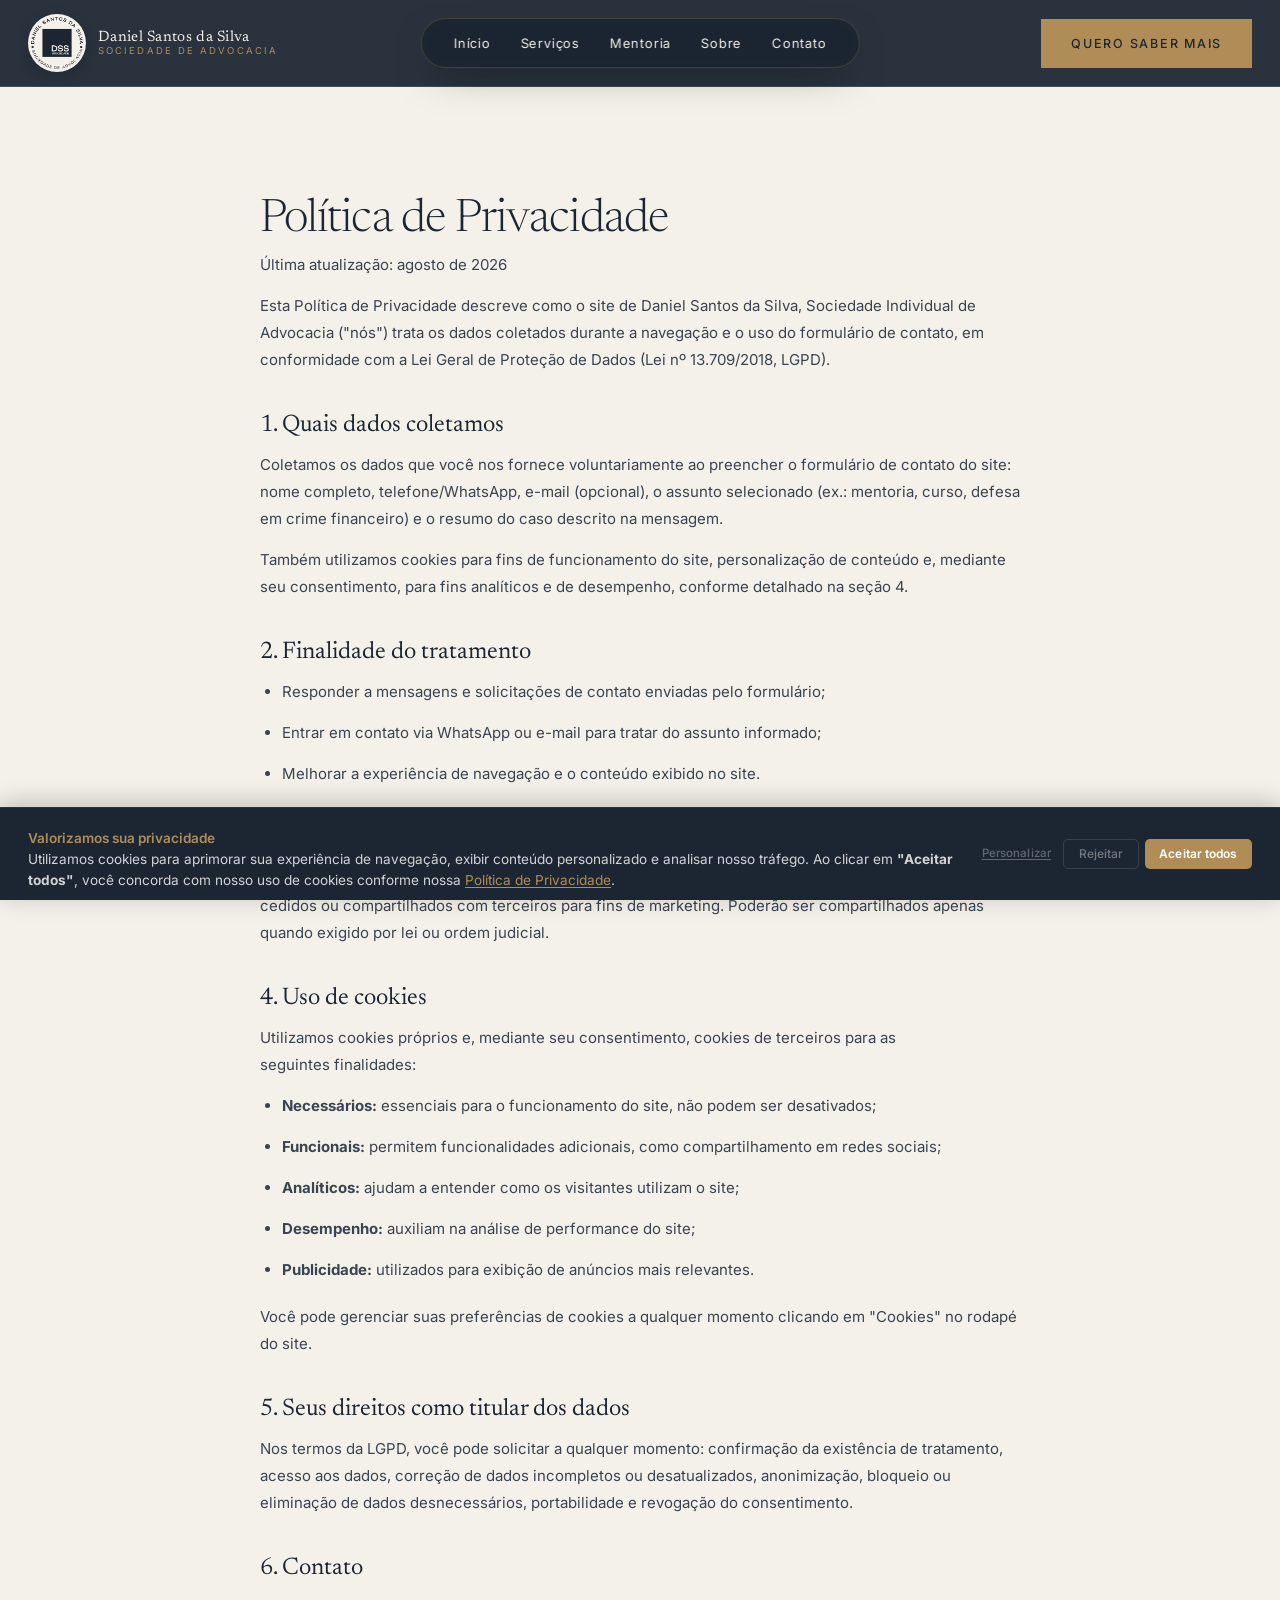
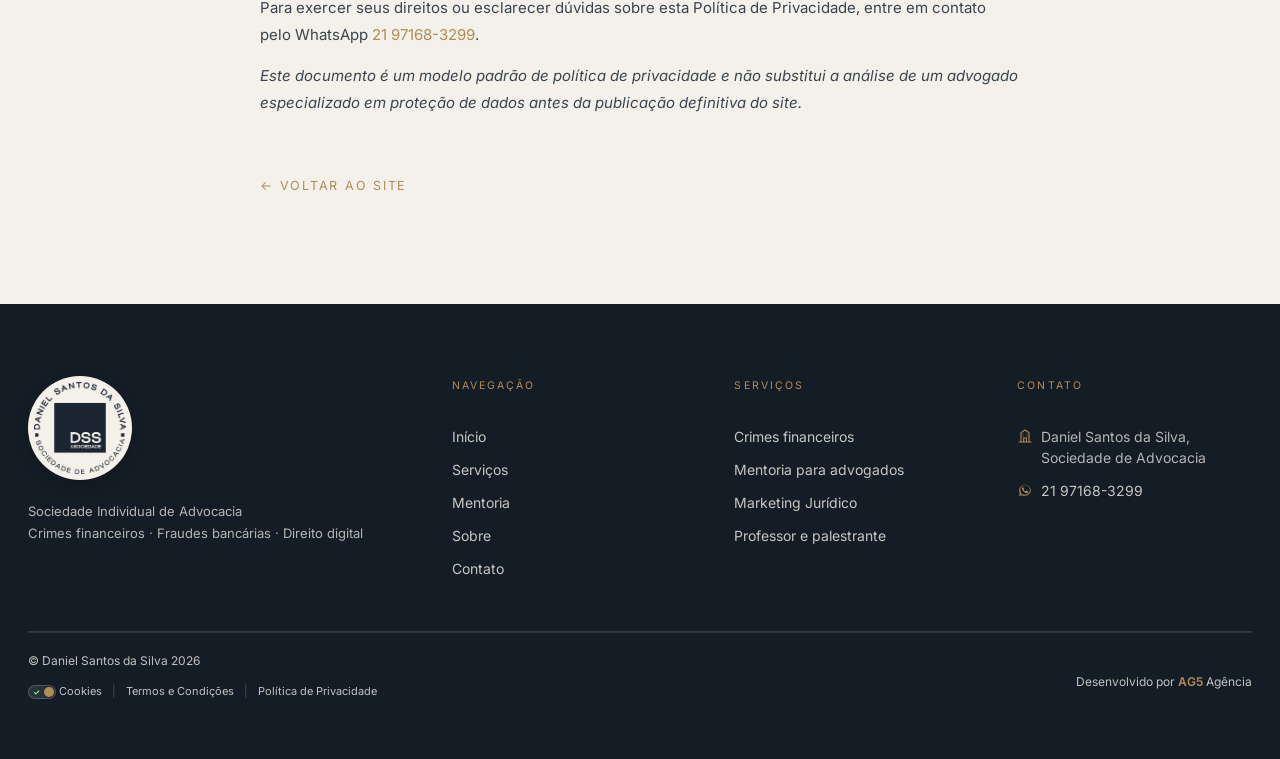
<file: politica-de-privacidade.html>
<!DOCTYPE html>
<html lang="pt-BR">
<head>
<meta charset="UTF-8">
<meta name="viewport" content="width=device-width, initial-scale=1">
<title>Política de Privacidade | Daniel Santos da Silva</title>
<meta name="description" content="Política de Privacidade e uso de cookies do site de Daniel Santos da Silva, advogado especialista em crimes financeiros.">
<meta name="robots" content="noindex, follow">
<link rel="canonical" href="https://www.danielsantosdasilva.ag5agencia.site/politica-de-privacidade">
<link rel="preconnect" href="https://fonts.googleapis.com">
<link rel="preconnect" href="https://fonts.gstatic.com" crossorigin>
<link rel="preload" href="https://fonts.googleapis.com/css2?family=Newsreader:ital,opsz,wght@0,6..72,300;0,6..72,400;0,6..72,500;1,6..72,300;1,6..72,400&family=Inter:wght@300;400;500;600&display=swap" as="style" onload="this.onload=null;this.rel='stylesheet'">
<noscript><link href="https://fonts.googleapis.com/css2?family=Newsreader:ital,opsz,wght@0,6..72,300;0,6..72,400;0,6..72,500;1,6..72,300;1,6..72,400&family=Inter:wght@300;400;500;600&display=swap" rel="stylesheet"></noscript>
<link rel="icon" href="assets/favicon-dr-daniel-santos.ico">
<link rel="preload" href="style.css" as="style">
<link rel="stylesheet" href="style.css">
<link rel="preload" href="cookie-banner.css" as="style" onload="this.onload=null;this.rel='stylesheet'">
<noscript><link rel="stylesheet" href="cookie-banner.css"></noscript>
<style>
  .legal{padding:var(--pad-y) var(--pad-x);background:var(--paper)}
  .legal__wrap{max-width:760px;margin:0 auto}
  .legal__wrap h1{font-family:var(--serif);font-weight:300;font-size:clamp(30px,4vw,46px);letter-spacing:-.02em;margin:0 0 8px}
  .legal__updated{font-size:12.5px;color:var(--gray);margin:0 0 48px}
  .legal__wrap h2{font-family:var(--serif);font-weight:400;font-size:24px;margin:40px 0 14px}
  .legal__wrap p,.legal__wrap li{font-size:15px;line-height:1.8;color:var(--gray);margin:0 0 14px}
  .legal__wrap ul{padding-left:22px;margin:0 0 20px}
  .legal__wrap a{color:var(--gold)}
  .legal__back{display:inline-block;margin-top:48px;font-size:12.5px;letter-spacing:.14em;text-transform:uppercase;color:var(--gold)}
</style>
</head>
<body>

<header class="nav">
  <div class="nav__inner">
    <a class="brand" href="/">
      <span class="brand__mark"><img src="assets/logo-desktop-dr-daniel-santos.webp" alt="DSS &amp; Sociedade de Advocacia"></span>
      <span class="brand__text">
        <span class="brand__name">Daniel Santos da Silva</span>
        <span class="brand__sub">Sociedade de Advocacia</span>
      </span>
    </a>
    <nav class="nav__pill" aria-label="Navegação principal">
      <a href="/#topo">Início</a>
      <a href="/#servicos">Serviços</a>
      <a href="/#grade-mentoria">Mentoria</a>
      <a href="/#sobre">Sobre</a>
      <a href="/#contato">Contato</a>
    </nav>
    <a class="btn btn--gold-flat nav__cta" href="https://wa.me/5521971683299?text=Ol%C3%A1%2C%20vim%20atrav%C3%A9s%20do%20site%20e%20gostaria%20de%20saber%20mais." target="_blank" rel="noopener noreferrer"><span>Quero saber mais</span></a>
    <button class="nav__toggle" type="button" aria-expanded="false" aria-controls="drawer" aria-label="Abrir menu"><span></span><span></span><span></span></button>
  </div>
</header>

<main>
<section class="legal">
  <div class="legal__wrap">
    <h1>Política de Privacidade</h1>
    <p class="legal__updated">Última atualização: agosto de 2026</p>

    <p>Esta Política de Privacidade descreve como o site de Daniel Santos da Silva, Sociedade Individual de Advocacia ("nós") trata os dados coletados durante a navegação e o uso do formulário de contato, em conformidade com a Lei Geral de Proteção de Dados (Lei nº 13.709/2018, LGPD).</p>

    <h2>1. Quais dados coletamos</h2>
    <p>Coletamos os dados que você nos fornece voluntariamente ao preencher o formulário de contato do site: nome completo, telefone/WhatsApp, e-mail (opcional), o assunto selecionado (ex.: mentoria, curso, defesa em crime financeiro) e o resumo do caso descrito na mensagem.</p>
    <p>Também utilizamos cookies para fins de funcionamento do site, personalização de conteúdo e, mediante seu consentimento, para fins analíticos e de desempenho, conforme detalhado na seção 4.</p>

    <h2>2. Finalidade do tratamento</h2>
    <ul>
      <li>Responder a mensagens e solicitações de contato enviadas pelo formulário;</li>
      <li>Entrar em contato via WhatsApp ou e-mail para tratar do assunto informado;</li>
      <li>Melhorar a experiência de navegação e o conteúdo exibido no site.</li>
    </ul>

    <h2>3. Compartilhamento de dados</h2>
    <p>Os dados enviados pelo formulário de contato são tratados com sigilo profissional e não são vendidos, cedidos ou compartilhados com terceiros para fins de marketing. Poderão ser compartilhados apenas quando exigido por lei ou ordem judicial.</p>

    <h2>4. Uso de cookies</h2>
    <p>Utilizamos cookies próprios e, mediante seu consentimento, cookies de terceiros para as seguintes finalidades:</p>
    <ul>
      <li><strong>Necessários:</strong> essenciais para o funcionamento do site, não podem ser desativados;</li>
      <li><strong>Funcionais:</strong> permitem funcionalidades adicionais, como compartilhamento em redes sociais;</li>
      <li><strong>Analíticos:</strong> ajudam a entender como os visitantes utilizam o site;</li>
      <li><strong>Desempenho:</strong> auxiliam na análise de performance do site;</li>
      <li><strong>Publicidade:</strong> utilizados para exibição de anúncios mais relevantes.</li>
    </ul>
    <p>Você pode gerenciar suas preferências de cookies a qualquer momento clicando em "Cookies" no rodapé do site.</p>

    <h2>5. Seus direitos como titular dos dados</h2>
    <p>Nos termos da LGPD, você pode solicitar a qualquer momento: confirmação da existência de tratamento, acesso aos dados, correção de dados incompletos ou desatualizados, anonimização, bloqueio ou eliminação de dados desnecessários, portabilidade e revogação do consentimento.</p>

    <h2>6. Contato</h2>
    <p>Para exercer seus direitos ou esclarecer dúvidas sobre esta Política de Privacidade, entre em contato pelo WhatsApp <a href="https://wa.me/5521971683299?text=Ol%C3%A1%2C%20vim%20atrav%C3%A9s%20do%20site%20e%20gostaria%20de%20tirar%20uma%20d%C3%BAvida%20sobre%20meus%20dados." target="_blank" rel="noopener noreferrer">21 97168-3299</a>.</p>

    <p><em>Este documento é um modelo padrão de política de privacidade e não substitui a análise de um advogado especializado em proteção de dados antes da publicação definitiva do site.</em></p>

    <a class="legal__back" href="/">&larr; Voltar ao site</a>
  </div>
</section>
</main>

<footer class="footer">
  <div class="wrap footer__grid">
    <div>
      <span class="brand__mark brand__mark--lg"><img src="assets/logo-desktop-dr-daniel-santos.webp" alt="DSS &amp; Sociedade de Advocacia"></span>
      <p>Sociedade Individual de Advocacia<br>Crimes financeiros · Fraudes bancárias · Direito digital</p>
    </div>
    <div class="footer-list">
      <p class="footer__label">Navegação</p>
      <a href="/#topo">Início</a>
      <a href="/#servicos">Serviços</a>
      <a href="/#grade-mentoria">Mentoria</a>
      <a href="/#sobre">Sobre</a>
      <a href="/#contato">Contato</a>
    </div>
    <div class="footer-list">
      <p class="footer__label">Serviços</p>
      <a href="/#servicos">Crimes financeiros</a>
      <a href="/#servicos">Mentoria para advogados</a>
      <a href="/#servicos">Marketing Jurídico</a>
      <a href="/#servicos">Professor e palestrante</a>
    </div>
    <div class="footer-contact">
      <p class="footer__label">Contato</p>
      <span class="footer-contact__item">
        <svg width="16" height="16" viewBox="0 0 24 24" fill="none" stroke="currentColor" stroke-width="1.6" stroke-linecap="round" stroke-linejoin="round" aria-hidden="true"><path d="M3 21h18M6 21V7l6-4 6 4v14M10 21v-6h4v6M9 9h.01M15 9h.01M9 13h.01M15 13h.01"/></svg>
        <span>Daniel Santos da Silva, Sociedade de Advocacia</span>
      </span>
      <a class="footer-contact__item" href="https://wa.me/5521971683299?text=Ol%C3%A1%2C%20vim%20atrav%C3%A9s%20do%20site%20e%20gostaria%20de%20agendar%20uma%20consulta%20jur%C3%ADdica." target="_blank" rel="noopener noreferrer">
        <svg width="16" height="16" viewBox="0 0 24 24" fill="currentColor" aria-hidden="true"><path d="M17.6 6.3A8.7 8.7 0 0 0 12 4a8.8 8.8 0 0 0-7.6 13.2L3 21l3.9-1.3A8.8 8.8 0 0 0 12 20.7 8.7 8.7 0 0 0 20.7 12a8.7 8.7 0 0 0-3.1-5.7Zm-5.6 13a7.3 7.3 0 0 1-3.7-1l-.3-.2-2.2.7.7-2.1-.2-.3a7.3 7.3 0 1 1 5.7 2.9Zm4-5.5c-.2-.1-1.3-.6-1.5-.7-.2-.1-.3-.1-.5.1l-.7.8c-.1.2-.3.2-.5.1a6 6 0 0 1-1.8-1.1 6.6 6.6 0 0 1-1.2-1.5c-.1-.2 0-.4.1-.5l.4-.4.2-.4v-.4l-.7-1.6c-.2-.4-.4-.4-.5-.4h-.5c-.2 0-.4.1-.6.3-.2.2-.8.8-.8 1.9s.8 2.2 1 2.4c.1.1 1.7 2.6 4.1 3.6.6.2 1 .4 1.4.5.6.2 1.1.1 1.5.1.5-.1 1.3-.5 1.5-1 .2-.5.2-.9.1-1l-.4-.2Z"/></svg>
        <span>21 97168-3299</span>
      </a>
    </div>
  </div>
  <div class="wrap footer__credits">
    <div class="footer-credits-left">
      <span class="footer__copyright">© Daniel Santos da Silva 2026</span>
      <div class="footer-legal-links">
        <a href="#" id="ck-prefs-link" class="footer__cookie">
          <span id="cookie-toggle" class="footer__cookie-toggle active" aria-hidden="true">
            <span class="footer__cookie-check">✓</span>
            <span class="footer__cookie-cross">✕</span>
            <span id="cookie-toggle-dot" class="footer__cookie-dot"></span>
          </span>
          Cookies
        </a>
        <span class="footer-legal-sep" aria-hidden="true">|</span>
        <a href="/termos-e-condicoes">Termos e Condições</a>
        <span class="footer-legal-sep" aria-hidden="true">|</span>
        <a href="/politica-de-privacidade">Política de Privacidade</a>
      </div>
    </div>
    <div class="footer-credits-right">Desenvolvido por <a href="https://www.ag5agencia.com.br" target="_blank" rel="noopener noreferrer">AG5</a> Agência</div>
  </div>
</footer>

<div class="drawer-overlay" id="drawer-overlay" hidden></div>
<aside class="drawer" id="drawer" aria-hidden="true">
  <div class="drawer__head">
    <span class="brand__mark"><img src="assets/logo-desktop-dr-daniel-santos.webp" alt="DSS &amp; Sociedade de Advocacia"></span>
    <button class="drawer__close" type="button" aria-label="Fechar menu">&times;</button>
  </div>
  <nav class="drawer__menu" aria-label="Navegação mobile">
    <a href="/#topo">Início</a>
    <a href="/#servicos">Serviços</a>
    <a href="/#grade-mentoria">Mentoria</a>
    <a href="/#sobre">Sobre</a>
    <a href="/#contato">Contato</a>
    <a class="btn btn--gold drawer__cta" href="https://wa.me/5521971683299?text=Ol%C3%A1%2C%20vim%20atrav%C3%A9s%20do%20site%20e%20gostaria%20de%20saber%20mais." target="_blank" rel="noopener noreferrer">Quero saber mais</a>
  </nav>
</aside>

<div id="ck-banner" class="ck-banner" role="dialog" aria-modal="true" aria-label="Aviso de cookies" aria-live="polite" aria-hidden="true">
  <div class="ck-banner__inner">
    <div class="ck-banner__content">
      <h2 class="ck-banner__title">Valorizamos sua privacidade</h2>
      <p class="ck-banner__text">
        Utilizamos cookies para aprimorar sua experiência de navegação, exibir conteúdo
        personalizado e analisar nosso tráfego. Ao clicar em <strong>"Aceitar todos"</strong>,
        você concorda com nosso uso de cookies conforme nossa
        <a href="/politica-de-privacidade" class="ck-banner__link">Política de Privacidade</a>.
      </p>
    </div>
    <div class="ck-banner__actions">
      <button id="ck-customize" class="ck-btn ck-btn--ghost">Personalizar</button>
      <button id="ck-reject" class="ck-btn ck-btn--outline">Rejeitar</button>
      <button id="ck-accept-all" class="ck-btn ck-btn--primary">Aceitar todos</button>
    </div>
  </div>
</div>

<div id="ck-modal" class="ck-modal" role="dialog" aria-modal="true" aria-label="Personalizar preferências de cookies" aria-hidden="true">
  <div class="ck-modal__overlay" id="ck-modal-overlay"></div>
  <div class="ck-modal__box">

    <div class="ck-modal__header">
      <h2 class="ck-modal__title">Personalizar preferências de consentimento</h2>
      <button class="ck-modal__close" id="ck-modal-close" aria-label="Fechar modal">
        <svg width="18" height="18" viewBox="0 0 24 24" fill="none" aria-hidden="true">
          <path d="M18 6L6 18M6 6l12 12" stroke="currentColor" stroke-width="2" stroke-linecap="round" stroke-linejoin="round" />
        </svg>
      </button>
    </div>

    <div class="ck-modal__body">
      <p class="ck-modal__intro">
        Utilizamos cookies para ajudar você a navegar com eficiência e executar certas funções.
        Os cookies classificados como <strong>"Necessário"</strong> são essenciais para o
        funcionamento básico do site e não podem ser desativados.
      </p>

      <div class="ck-category">
        <div class="ck-category__header">
          <div class="ck-category__info">
            <h3 class="ck-category__name">Necessário</h3>
            <p class="ck-category__desc">Essenciais para o funcionamento do site. Não armazenam dados pessoalmente identificáveis.</p>
          </div>
          <span class="ck-category__badge">Sempre ativo</span>
        </div>
      </div>

      <div class="ck-category">
        <div class="ck-category__header">
          <div class="ck-category__info">
            <h3 class="ck-category__name">Funcional</h3>
            <p class="ck-category__desc">Ajudam a executar funcionalidades como compartilhamento em mídia social e recursos de terceiros.</p>
          </div>
          <label class="ck-toggle" aria-label="Ativar cookies funcionais">
            <input type="checkbox" id="ck-functional" name="functional">
            <span class="ck-toggle__slider"></span>
          </label>
        </div>
      </div>

      <div class="ck-category">
        <div class="ck-category__header">
          <div class="ck-category__info">
            <h3 class="ck-category__name">Analítico</h3>
            <p class="ck-category__desc">Usados para entender como os visitantes interagem com o site (visitantes, taxa de rejeição, etc.).</p>
          </div>
          <label class="ck-toggle" aria-label="Ativar cookies analíticos">
            <input type="checkbox" id="ck-analytics" name="analytics">
            <span class="ck-toggle__slider"></span>
          </label>
        </div>
      </div>

      <div class="ck-category">
        <div class="ck-category__header">
          <div class="ck-category__info">
            <h3 class="ck-category__name">Desempenho</h3>
            <p class="ck-category__desc">Analisam índices de desempenho do site para oferecer melhor experiência ao visitante.</p>
          </div>
          <label class="ck-toggle" aria-label="Ativar cookies de desempenho">
            <input type="checkbox" id="ck-performance" name="performance">
            <span class="ck-toggle__slider"></span>
          </label>
        </div>
      </div>

      <div class="ck-category">
        <div class="ck-category__header">
          <div class="ck-category__info">
            <h3 class="ck-category__name">Publicidade</h3>
            <p class="ck-category__desc">Entregam anúncios personalizados com base nas páginas visitadas anteriormente.</p>
          </div>
          <label class="ck-toggle" aria-label="Ativar cookies de publicidade">
            <input type="checkbox" id="ck-advertising" name="advertising">
            <span class="ck-toggle__slider"></span>
          </label>
        </div>
      </div>

    </div>

    <div class="ck-modal__footer">
      <button id="ck-modal-reject" class="ck-btn ck-btn--outline">Rejeitar</button>
      <button id="ck-modal-save" class="ck-btn ck-btn--ghost">Salvar Preferências</button>
      <button id="ck-modal-accept-all" class="ck-btn ck-btn--primary">Aceitar todos</button>
    </div>

  </div>
</div>

<div class="obj-modal" id="obj-modal" aria-hidden="true">
  <div class="obj-modal__overlay" id="obj-modal-overlay"></div>
  <div class="obj-modal__box" role="dialog" aria-modal="true" aria-labelledby="obj-modal-q">
    <button class="obj-modal__close" id="obj-modal-close" aria-label="Fechar">
      <svg viewBox="0 0 24 24" fill="none" stroke="currentColor" stroke-width="2" stroke-linecap="round" width="16" height="16" aria-hidden="true"><path d="M18 6L6 18M6 6l12 12"/></svg>
    </button>
    <span class="obj-modal__mark" aria-hidden="true">?</span>
    <p class="obj-modal__q" id="obj-modal-q"></p>
    <span class="obj-modal__lbl">Resposta direta</span>
    <p class="obj-modal__a" id="obj-modal-a"></p>
  </div>
</div>

<div class="wa-premium-container">
  <div id="wa-message-bubble" class="wa-bubble">
    <button class="wa-close" id="wa-close-btn" aria-label="Fechar balão de mensagem">
      <svg viewBox="0 0 24 24" fill="none" stroke="currentColor" stroke-width="2.5" stroke-linecap="round" width="14" height="14" aria-hidden="true"><path d="M18 6L6 18M6 6l12 12"/></svg>
    </button>
    <div class="wa-content">
      <div class="wa-header">
        <div class="wa-avatar-wrapper">
          <img src="assets/daniel-santos-advogado-retrato-perfil-estudio.webp" alt="Dr. Daniel Santos" class="wa-avatar" width="48" height="48">
        </div>
        <div class="wa-info">
          <span class="wa-name">Dr. Daniel Santos</span>
        </div>
      </div>
      <div id="wa-typing" class="wa-typing">
        <span></span><span></span><span></span>
      </div>
      <div id="wa-real-message" class="wa-message-text" style="display:none;">
        <p>Olá! Estamos à disposição para esclarecer suas dúvidas. <strong>Atendimento humanizado.</strong></p>
      </div>
    </div>
  </div>

  <a href="https://wa.me/5521971683299?text=Ol%C3%A1%2C%20vim%20atrav%C3%A9s%20do%20site%20e%20gostaria%20de%20agendar%20uma%20consulta%20jur%C3%ADdica."
     class="wa-float-btn" target="_blank" rel="noopener noreferrer"
     id="wa-main-btn" aria-label="Fale conosco pelo WhatsApp">
    <svg viewBox="0 0 24 24" fill="currentColor" aria-hidden="true" width="30" height="30">
      <path d="M17.472 14.382c-.297-.149-1.758-.867-2.03-.967-.273-.099-.471-.148-.67.15-.197.297-.767.966-.94 1.164-.173.199-.347.223-.644.075-.297-.15-1.255-.463-2.39-1.475-.883-.788-1.48-1.761-1.653-2.059-.173-.297-.018-.458.13-.606.134-.133.298-.347.446-.52.149-.174.198-.298.298-.497.099-.198.05-.371-.025-.52-.075-.149-.669-1.612-.916-2.207-.242-.579-.487-.5-.669-.51-.173-.008-.371-.01-.57-.01-.198 0-.52.074-.792.372-.272.297-1.04 1.016-1.04 2.479 0 1.462 1.065 2.875 1.213 3.074.149.198 2.096 3.2 5.077 4.487.709.306 1.262.489 1.694.625.712.227 1.36.195 1.871.118.571-.085 1.758-.719 2.006-1.413.248-.694.248-1.289.173-1.413-.074-.124-.272-.198-.57-.347m-5.421 7.403h-.004a9.87 9.87 0 01-5.031-1.378l-.361-.214-3.741.982.998-3.648-.235-.374a9.86 9.86 0 01-1.51-5.26c.001-5.45 4.436-9.884 9.888-9.884 2.64 0 5.122 1.03 6.988 2.898a9.825 9.825 0 012.893 6.994c-.003 5.45-4.437 9.884-9.885 9.884m8.413-18.297A11.815 11.815 0 0012.05 0C5.495 0 .16 5.335.157 11.892c0 2.096.547 4.142 1.588 5.945L.057 24l6.305-1.654a11.882 11.882 0 005.683 1.448h.005c6.554 0 11.89-5.335 11.893-11.893a11.821 11.821 0 00-3.48-8.413z"/>
    </svg>
    <span class="wa-badge" id="wa-notification" aria-hidden="true">1</span>
  </a>
</div>

<script src="script.js" defer></script>
<script src="cookie-banner.js" defer></script>
<script src="https://control-blog.ag5agencia.site/r.js" data-c="dr-daniel-santos" defer></script>
</body>
</html>
</file>
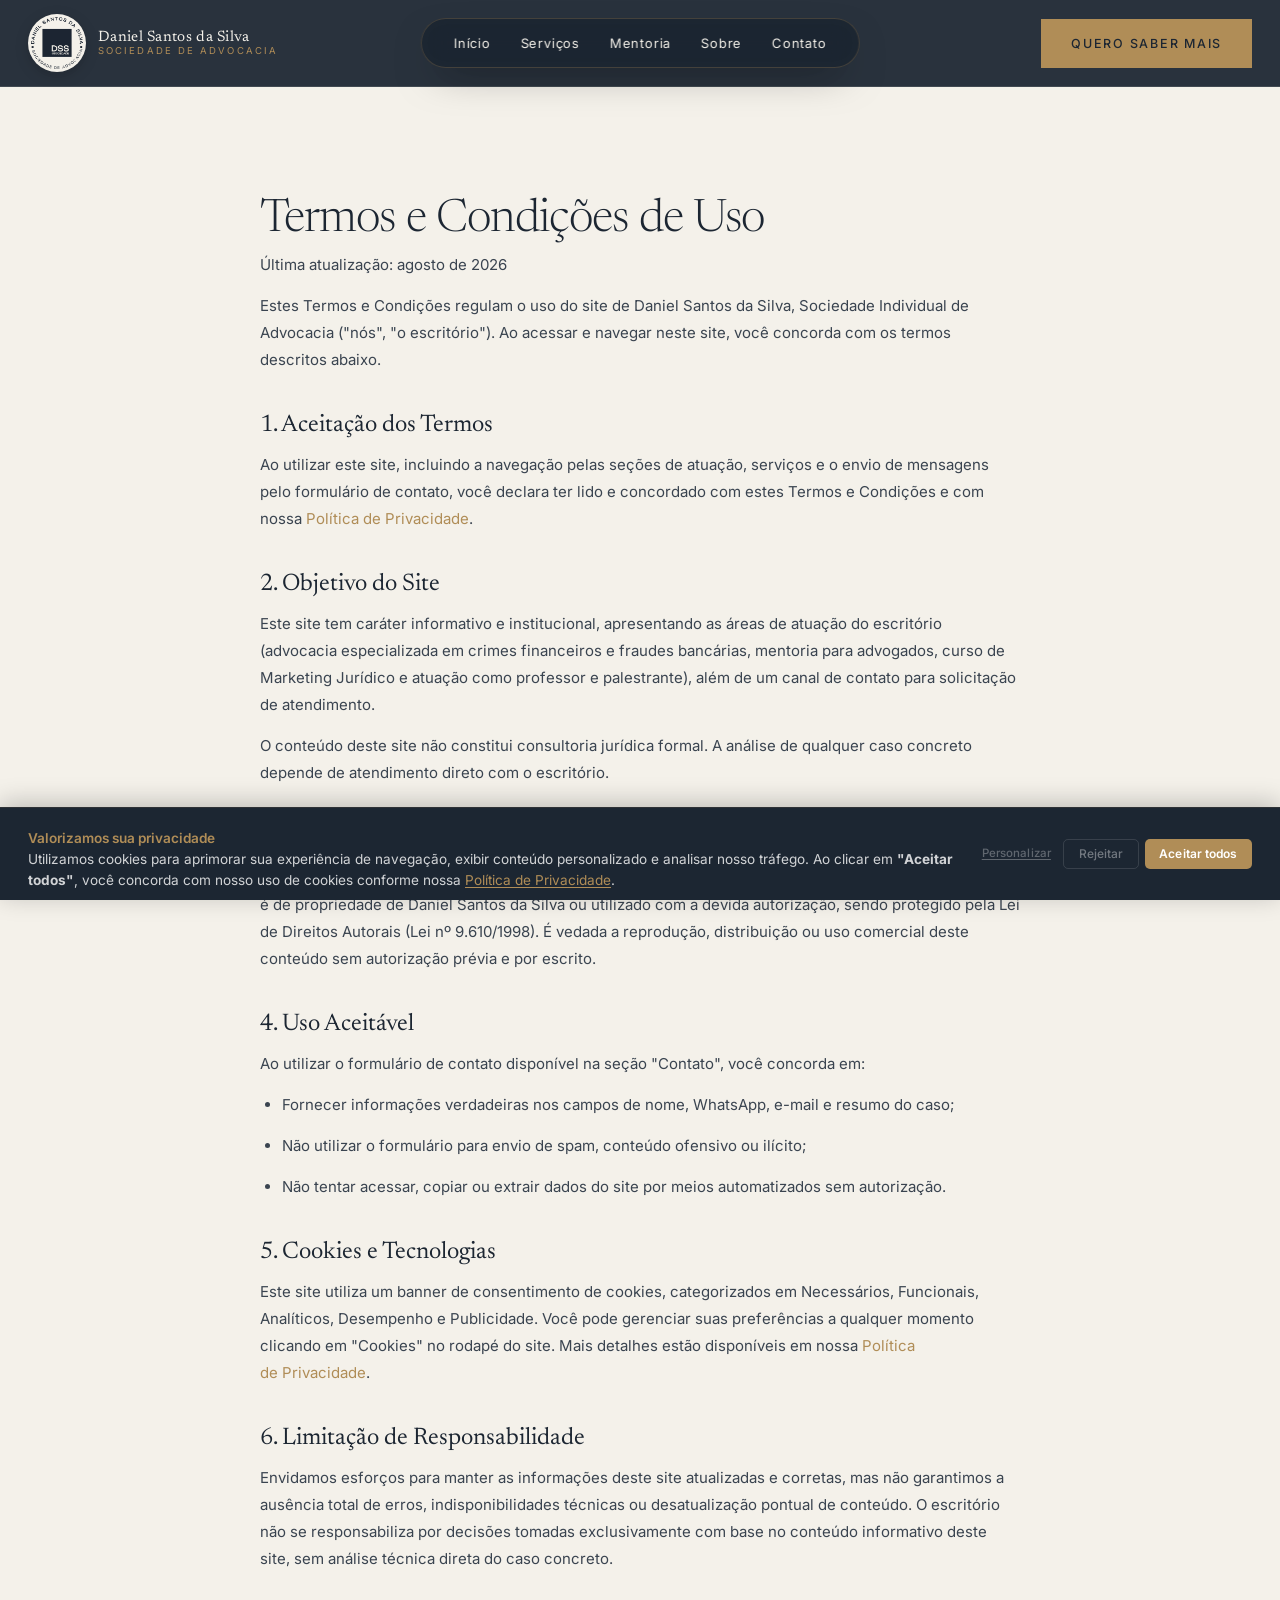
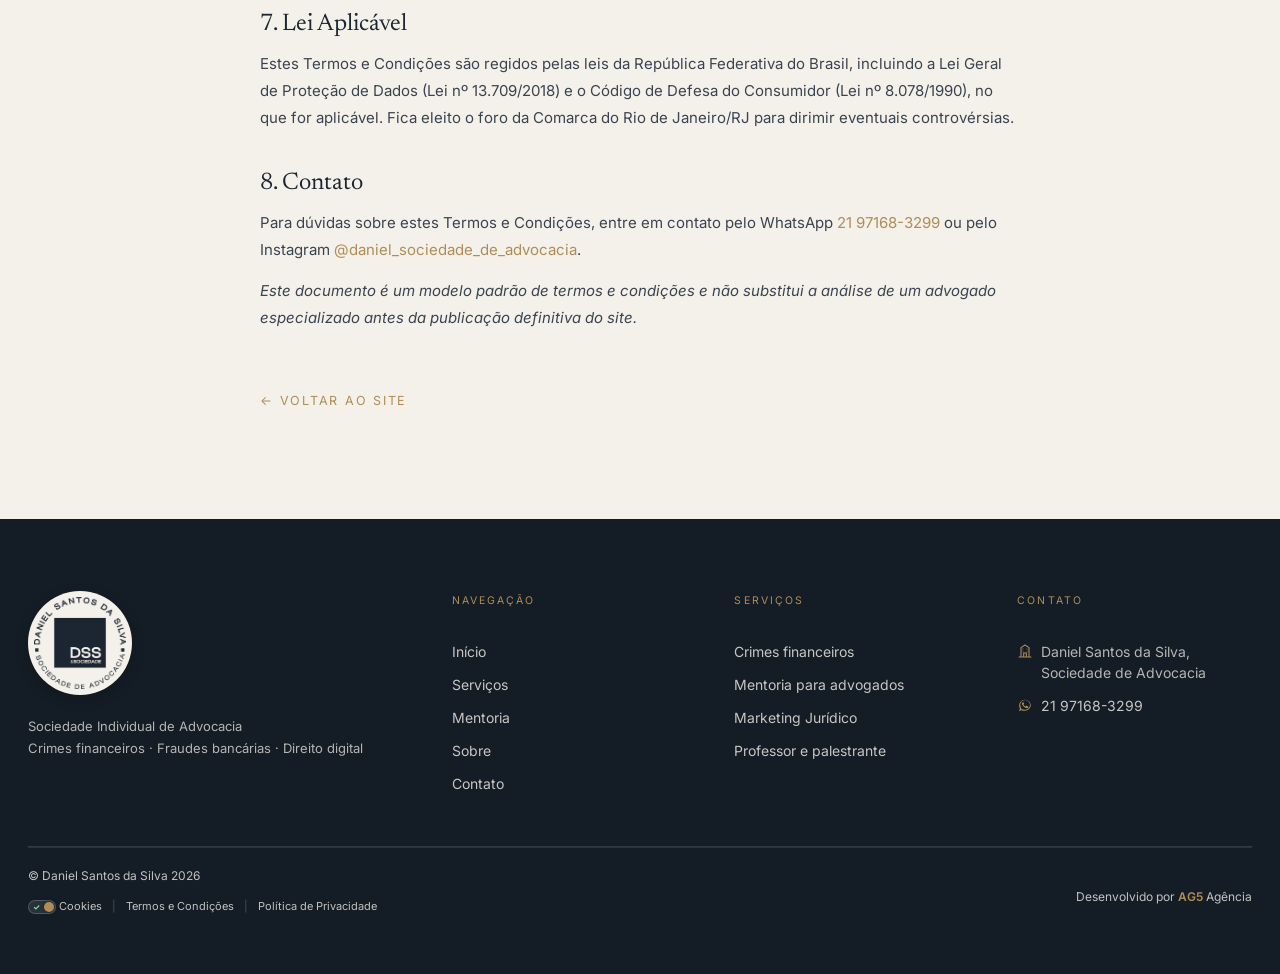
<file: termos-e-condicoes.html>
<!DOCTYPE html>
<html lang="pt-BR">
<head>
<meta charset="UTF-8">
<meta name="viewport" content="width=device-width, initial-scale=1">
<title>Termos e Condições | Daniel Santos da Silva</title>
<meta name="description" content="Termos e Condições de uso do site de Daniel Santos da Silva, advogado especialista em crimes financeiros.">
<meta name="robots" content="noindex, follow">
<link rel="canonical" href="https://www.danielsantosdasilva.ag5agencia.site/termos-e-condicoes">
<link rel="preconnect" href="https://fonts.googleapis.com">
<link rel="preconnect" href="https://fonts.gstatic.com" crossorigin>
<link rel="preload" href="https://fonts.googleapis.com/css2?family=Newsreader:ital,opsz,wght@0,6..72,300;0,6..72,400;0,6..72,500;1,6..72,300;1,6..72,400&family=Inter:wght@300;400;500;600&display=swap" as="style" onload="this.onload=null;this.rel='stylesheet'">
<noscript><link href="https://fonts.googleapis.com/css2?family=Newsreader:ital,opsz,wght@0,6..72,300;0,6..72,400;0,6..72,500;1,6..72,300;1,6..72,400&family=Inter:wght@300;400;500;600&display=swap" rel="stylesheet"></noscript>
<link rel="icon" href="assets/favicon-dr-daniel-santos.ico">
<link rel="preload" href="style.css" as="style">
<link rel="stylesheet" href="style.css">
<link rel="preload" href="cookie-banner.css" as="style" onload="this.onload=null;this.rel='stylesheet'">
<noscript><link rel="stylesheet" href="cookie-banner.css"></noscript>
<style>
  .legal{padding:var(--pad-y) var(--pad-x);background:var(--paper)}
  .legal__wrap{max-width:760px;margin:0 auto}
  .legal__wrap h1{font-family:var(--serif);font-weight:300;font-size:clamp(30px,4vw,46px);letter-spacing:-.02em;margin:0 0 8px}
  .legal__updated{font-size:12.5px;color:var(--gray);margin:0 0 48px}
  .legal__wrap h2{font-family:var(--serif);font-weight:400;font-size:24px;margin:40px 0 14px}
  .legal__wrap p,.legal__wrap li{font-size:15px;line-height:1.8;color:var(--gray);margin:0 0 14px}
  .legal__wrap ul{padding-left:22px;margin:0 0 20px}
  .legal__wrap a{color:var(--gold)}
  .legal__back{display:inline-block;margin-top:48px;font-size:12.5px;letter-spacing:.14em;text-transform:uppercase;color:var(--gold)}
</style>
</head>
<body>

<header class="nav">
  <div class="nav__inner">
    <a class="brand" href="/">
      <span class="brand__mark"><img src="assets/logo-desktop-dr-daniel-santos.webp" alt="DSS &amp; Sociedade de Advocacia"></span>
      <span class="brand__text">
        <span class="brand__name">Daniel Santos da Silva</span>
        <span class="brand__sub">Sociedade de Advocacia</span>
      </span>
    </a>
    <nav class="nav__pill" aria-label="Navegação principal">
      <a href="/#topo">Início</a>
      <a href="/#servicos">Serviços</a>
      <a href="/#grade-mentoria">Mentoria</a>
      <a href="/#sobre">Sobre</a>
      <a href="/#contato">Contato</a>
    </nav>
    <a class="btn btn--gold-flat nav__cta" href="https://wa.me/5521971683299?text=Ol%C3%A1%2C%20vim%20atrav%C3%A9s%20do%20site%20e%20gostaria%20de%20saber%20mais." target="_blank" rel="noopener noreferrer"><span>Quero saber mais</span></a>
    <button class="nav__toggle" type="button" aria-expanded="false" aria-controls="drawer" aria-label="Abrir menu"><span></span><span></span><span></span></button>
  </div>
</header>

<main>
<section class="legal">
  <div class="legal__wrap">
    <h1>Termos e Condições de Uso</h1>
    <p class="legal__updated">Última atualização: agosto de 2026</p>

    <p>Estes Termos e Condições regulam o uso do site de Daniel Santos da Silva, Sociedade Individual de Advocacia ("nós", "o escritório"). Ao acessar e navegar neste site, você concorda com os termos descritos abaixo.</p>

    <h2>1. Aceitação dos Termos</h2>
    <p>Ao utilizar este site, incluindo a navegação pelas seções de atuação, serviços e o envio de mensagens pelo formulário de contato, você declara ter lido e concordado com estes Termos e Condições e com nossa <a href="/politica-de-privacidade">Política de Privacidade</a>.</p>

    <h2>2. Objetivo do Site</h2>
    <p>Este site tem caráter informativo e institucional, apresentando as áreas de atuação do escritório (advocacia especializada em crimes financeiros e fraudes bancárias, mentoria para advogados, curso de Marketing Jurídico e atuação como professor e palestrante), além de um canal de contato para solicitação de atendimento.</p>
    <p>O conteúdo deste site não constitui consultoria jurídica formal. A análise de qualquer caso concreto depende de atendimento direto com o escritório.</p>

    <h2>3. Direitos de Propriedade Intelectual</h2>
    <p>Todo o conteúdo deste site, incluindo textos, fotografias, logotipo "DSS &amp; Sociedade" e identidade visual, é de propriedade de Daniel Santos da Silva ou utilizado com a devida autorização, sendo protegido pela Lei de Direitos Autorais (Lei nº 9.610/1998). É vedada a reprodução, distribuição ou uso comercial deste conteúdo sem autorização prévia e por escrito.</p>

    <h2>4. Uso Aceitável</h2>
    <p>Ao utilizar o formulário de contato disponível na seção "Contato", você concorda em:</p>
    <ul>
      <li>Fornecer informações verdadeiras nos campos de nome, WhatsApp, e-mail e resumo do caso;</li>
      <li>Não utilizar o formulário para envio de spam, conteúdo ofensivo ou ilícito;</li>
      <li>Não tentar acessar, copiar ou extrair dados do site por meios automatizados sem autorização.</li>
    </ul>

    <h2>5. Cookies e Tecnologias</h2>
    <p>Este site utiliza um banner de consentimento de cookies, categorizados em Necessários, Funcionais, Analíticos, Desempenho e Publicidade. Você pode gerenciar suas preferências a qualquer momento clicando em "Cookies" no rodapé do site. Mais detalhes estão disponíveis em nossa <a href="/politica-de-privacidade">Política de Privacidade</a>.</p>

    <h2>6. Limitação de Responsabilidade</h2>
    <p>Envidamos esforços para manter as informações deste site atualizadas e corretas, mas não garantimos a ausência total de erros, indisponibilidades técnicas ou desatualização pontual de conteúdo. O escritório não se responsabiliza por decisões tomadas exclusivamente com base no conteúdo informativo deste site, sem análise técnica direta do caso concreto.</p>

    <h2>7. Lei Aplicável</h2>
    <p>Estes Termos e Condições são regidos pelas leis da República Federativa do Brasil, incluindo a Lei Geral de Proteção de Dados (Lei nº 13.709/2018) e o Código de Defesa do Consumidor (Lei nº 8.078/1990), no que for aplicável. Fica eleito o foro da Comarca do Rio de Janeiro/RJ para dirimir eventuais controvérsias.</p>

    <h2>8. Contato</h2>
    <p>Para dúvidas sobre estes Termos e Condições, entre em contato pelo WhatsApp <a href="https://wa.me/5521971683299?text=Ol%C3%A1%2C%20vim%20atrav%C3%A9s%20do%20site%20e%20gostaria%20de%20tirar%20uma%20d%C3%BAvida%20sobre%20os%20termos%20do%20site." target="_blank" rel="noopener noreferrer">21 97168-3299</a> ou pelo Instagram <a href="https://www.instagram.com/daniel_sociedade_de_advocacia/" target="_blank" rel="noopener noreferrer">@daniel_sociedade_de_advocacia</a>.</p>

    <p><em>Este documento é um modelo padrão de termos e condições e não substitui a análise de um advogado especializado antes da publicação definitiva do site.</em></p>

    <a class="legal__back" href="/">&larr; Voltar ao site</a>
  </div>
</section>
</main>

<footer class="footer">
  <div class="wrap footer__grid">
    <div>
      <span class="brand__mark brand__mark--lg"><img src="assets/logo-desktop-dr-daniel-santos.webp" alt="DSS &amp; Sociedade de Advocacia"></span>
      <p>Sociedade Individual de Advocacia<br>Crimes financeiros · Fraudes bancárias · Direito digital</p>
    </div>
    <div class="footer-list">
      <p class="footer__label">Navegação</p>
      <a href="/#topo">Início</a>
      <a href="/#servicos">Serviços</a>
      <a href="/#grade-mentoria">Mentoria</a>
      <a href="/#sobre">Sobre</a>
      <a href="/#contato">Contato</a>
    </div>
    <div class="footer-list">
      <p class="footer__label">Serviços</p>
      <a href="/#servicos">Crimes financeiros</a>
      <a href="/#servicos">Mentoria para advogados</a>
      <a href="/#servicos">Marketing Jurídico</a>
      <a href="/#servicos">Professor e palestrante</a>
    </div>
    <div class="footer-contact">
      <p class="footer__label">Contato</p>
      <span class="footer-contact__item">
        <svg width="16" height="16" viewBox="0 0 24 24" fill="none" stroke="currentColor" stroke-width="1.6" stroke-linecap="round" stroke-linejoin="round" aria-hidden="true"><path d="M3 21h18M6 21V7l6-4 6 4v14M10 21v-6h4v6M9 9h.01M15 9h.01M9 13h.01M15 13h.01"/></svg>
        <span>Daniel Santos da Silva, Sociedade de Advocacia</span>
      </span>
      <a class="footer-contact__item" href="https://wa.me/5521971683299?text=Ol%C3%A1%2C%20vim%20atrav%C3%A9s%20do%20site%20e%20gostaria%20de%20agendar%20uma%20consulta%20jur%C3%ADdica." target="_blank" rel="noopener noreferrer">
        <svg width="16" height="16" viewBox="0 0 24 24" fill="currentColor" aria-hidden="true"><path d="M17.6 6.3A8.7 8.7 0 0 0 12 4a8.8 8.8 0 0 0-7.6 13.2L3 21l3.9-1.3A8.8 8.8 0 0 0 12 20.7 8.7 8.7 0 0 0 20.7 12a8.7 8.7 0 0 0-3.1-5.7Zm-5.6 13a7.3 7.3 0 0 1-3.7-1l-.3-.2-2.2.7.7-2.1-.2-.3a7.3 7.3 0 1 1 5.7 2.9Zm4-5.5c-.2-.1-1.3-.6-1.5-.7-.2-.1-.3-.1-.5.1l-.7.8c-.1.2-.3.2-.5.1a6 6 0 0 1-1.8-1.1 6.6 6.6 0 0 1-1.2-1.5c-.1-.2 0-.4.1-.5l.4-.4.2-.4v-.4l-.7-1.6c-.2-.4-.4-.4-.5-.4h-.5c-.2 0-.4.1-.6.3-.2.2-.8.8-.8 1.9s.8 2.2 1 2.4c.1.1 1.7 2.6 4.1 3.6.6.2 1 .4 1.4.5.6.2 1.1.1 1.5.1.5-.1 1.3-.5 1.5-1 .2-.5.2-.9.1-1l-.4-.2Z"/></svg>
        <span>21 97168-3299</span>
      </a>
    </div>
  </div>
  <div class="wrap footer__credits">
    <div class="footer-credits-left">
      <span class="footer__copyright">© Daniel Santos da Silva 2026</span>
      <div class="footer-legal-links">
        <a href="#" id="ck-prefs-link" class="footer__cookie">
          <span id="cookie-toggle" class="footer__cookie-toggle active" aria-hidden="true">
            <span class="footer__cookie-check">✓</span>
            <span class="footer__cookie-cross">✕</span>
            <span id="cookie-toggle-dot" class="footer__cookie-dot"></span>
          </span>
          Cookies
        </a>
        <span class="footer-legal-sep" aria-hidden="true">|</span>
        <a href="/termos-e-condicoes">Termos e Condições</a>
        <span class="footer-legal-sep" aria-hidden="true">|</span>
        <a href="/politica-de-privacidade">Política de Privacidade</a>
      </div>
    </div>
    <div class="footer-credits-right">Desenvolvido por <a href="https://www.ag5agencia.com.br" target="_blank" rel="noopener noreferrer">AG5</a> Agência</div>
  </div>
</footer>

<div class="drawer-overlay" id="drawer-overlay" hidden></div>
<aside class="drawer" id="drawer" aria-hidden="true">
  <div class="drawer__head">
    <span class="brand__mark"><img src="assets/logo-desktop-dr-daniel-santos.webp" alt="DSS &amp; Sociedade de Advocacia"></span>
    <button class="drawer__close" type="button" aria-label="Fechar menu">&times;</button>
  </div>
  <nav class="drawer__menu" aria-label="Navegação mobile">
    <a href="/#topo">Início</a>
    <a href="/#servicos">Serviços</a>
    <a href="/#grade-mentoria">Mentoria</a>
    <a href="/#sobre">Sobre</a>
    <a href="/#contato">Contato</a>
    <a class="btn btn--gold drawer__cta" href="https://wa.me/5521971683299?text=Ol%C3%A1%2C%20vim%20atrav%C3%A9s%20do%20site%20e%20gostaria%20de%20saber%20mais." target="_blank" rel="noopener noreferrer">Quero saber mais</a>
  </nav>
</aside>

<div id="ck-banner" class="ck-banner" role="dialog" aria-modal="true" aria-label="Aviso de cookies" aria-live="polite" aria-hidden="true">
  <div class="ck-banner__inner">
    <div class="ck-banner__content">
      <h2 class="ck-banner__title">Valorizamos sua privacidade</h2>
      <p class="ck-banner__text">
        Utilizamos cookies para aprimorar sua experiência de navegação, exibir conteúdo
        personalizado e analisar nosso tráfego. Ao clicar em <strong>"Aceitar todos"</strong>,
        você concorda com nosso uso de cookies conforme nossa
        <a href="/politica-de-privacidade" class="ck-banner__link">Política de Privacidade</a>.
      </p>
    </div>
    <div class="ck-banner__actions">
      <button id="ck-customize" class="ck-btn ck-btn--ghost">Personalizar</button>
      <button id="ck-reject" class="ck-btn ck-btn--outline">Rejeitar</button>
      <button id="ck-accept-all" class="ck-btn ck-btn--primary">Aceitar todos</button>
    </div>
  </div>
</div>

<div id="ck-modal" class="ck-modal" role="dialog" aria-modal="true" aria-label="Personalizar preferências de cookies" aria-hidden="true">
  <div class="ck-modal__overlay" id="ck-modal-overlay"></div>
  <div class="ck-modal__box">

    <div class="ck-modal__header">
      <h2 class="ck-modal__title">Personalizar preferências de consentimento</h2>
      <button class="ck-modal__close" id="ck-modal-close" aria-label="Fechar modal">
        <svg width="18" height="18" viewBox="0 0 24 24" fill="none" aria-hidden="true">
          <path d="M18 6L6 18M6 6l12 12" stroke="currentColor" stroke-width="2" stroke-linecap="round" stroke-linejoin="round" />
        </svg>
      </button>
    </div>

    <div class="ck-modal__body">
      <p class="ck-modal__intro">
        Utilizamos cookies para ajudar você a navegar com eficiência e executar certas funções.
        Os cookies classificados como <strong>"Necessário"</strong> são essenciais para o
        funcionamento básico do site e não podem ser desativados.
      </p>

      <div class="ck-category">
        <div class="ck-category__header">
          <div class="ck-category__info">
            <h3 class="ck-category__name">Necessário</h3>
            <p class="ck-category__desc">Essenciais para o funcionamento do site. Não armazenam dados pessoalmente identificáveis.</p>
          </div>
          <span class="ck-category__badge">Sempre ativo</span>
        </div>
      </div>

      <div class="ck-category">
        <div class="ck-category__header">
          <div class="ck-category__info">
            <h3 class="ck-category__name">Funcional</h3>
            <p class="ck-category__desc">Ajudam a executar funcionalidades como compartilhamento em mídia social e recursos de terceiros.</p>
          </div>
          <label class="ck-toggle" aria-label="Ativar cookies funcionais">
            <input type="checkbox" id="ck-functional" name="functional">
            <span class="ck-toggle__slider"></span>
          </label>
        </div>
      </div>

      <div class="ck-category">
        <div class="ck-category__header">
          <div class="ck-category__info">
            <h3 class="ck-category__name">Analítico</h3>
            <p class="ck-category__desc">Usados para entender como os visitantes interagem com o site (visitantes, taxa de rejeição, etc.).</p>
          </div>
          <label class="ck-toggle" aria-label="Ativar cookies analíticos">
            <input type="checkbox" id="ck-analytics" name="analytics">
            <span class="ck-toggle__slider"></span>
          </label>
        </div>
      </div>

      <div class="ck-category">
        <div class="ck-category__header">
          <div class="ck-category__info">
            <h3 class="ck-category__name">Desempenho</h3>
            <p class="ck-category__desc">Analisam índices de desempenho do site para oferecer melhor experiência ao visitante.</p>
          </div>
          <label class="ck-toggle" aria-label="Ativar cookies de desempenho">
            <input type="checkbox" id="ck-performance" name="performance">
            <span class="ck-toggle__slider"></span>
          </label>
        </div>
      </div>

      <div class="ck-category">
        <div class="ck-category__header">
          <div class="ck-category__info">
            <h3 class="ck-category__name">Publicidade</h3>
            <p class="ck-category__desc">Entregam anúncios personalizados com base nas páginas visitadas anteriormente.</p>
          </div>
          <label class="ck-toggle" aria-label="Ativar cookies de publicidade">
            <input type="checkbox" id="ck-advertising" name="advertising">
            <span class="ck-toggle__slider"></span>
          </label>
        </div>
      </div>

    </div>

    <div class="ck-modal__footer">
      <button id="ck-modal-reject" class="ck-btn ck-btn--outline">Rejeitar</button>
      <button id="ck-modal-save" class="ck-btn ck-btn--ghost">Salvar Preferências</button>
      <button id="ck-modal-accept-all" class="ck-btn ck-btn--primary">Aceitar todos</button>
    </div>

  </div>
</div>

<div class="obj-modal" id="obj-modal" aria-hidden="true">
  <div class="obj-modal__overlay" id="obj-modal-overlay"></div>
  <div class="obj-modal__box" role="dialog" aria-modal="true" aria-labelledby="obj-modal-q">
    <button class="obj-modal__close" id="obj-modal-close" aria-label="Fechar">
      <svg viewBox="0 0 24 24" fill="none" stroke="currentColor" stroke-width="2" stroke-linecap="round" width="16" height="16" aria-hidden="true"><path d="M18 6L6 18M6 6l12 12"/></svg>
    </button>
    <span class="obj-modal__mark" aria-hidden="true">?</span>
    <p class="obj-modal__q" id="obj-modal-q"></p>
    <span class="obj-modal__lbl">Resposta direta</span>
    <p class="obj-modal__a" id="obj-modal-a"></p>
  </div>
</div>

<div class="wa-premium-container">
  <div id="wa-message-bubble" class="wa-bubble">
    <button class="wa-close" id="wa-close-btn" aria-label="Fechar balão de mensagem">
      <svg viewBox="0 0 24 24" fill="none" stroke="currentColor" stroke-width="2.5" stroke-linecap="round" width="14" height="14" aria-hidden="true"><path d="M18 6L6 18M6 6l12 12"/></svg>
    </button>
    <div class="wa-content">
      <div class="wa-header">
        <div class="wa-avatar-wrapper">
          <img src="assets/daniel-santos-advogado-retrato-perfil-estudio.webp" alt="Dr. Daniel Santos" class="wa-avatar" width="48" height="48">
        </div>
        <div class="wa-info">
          <span class="wa-name">Dr. Daniel Santos</span>
        </div>
      </div>
      <div id="wa-typing" class="wa-typing">
        <span></span><span></span><span></span>
      </div>
      <div id="wa-real-message" class="wa-message-text" style="display:none;">
        <p>Olá! Estamos à disposição para esclarecer suas dúvidas. <strong>Atendimento humanizado.</strong></p>
      </div>
    </div>
  </div>

  <a href="https://wa.me/5521971683299?text=Ol%C3%A1%2C%20vim%20atrav%C3%A9s%20do%20site%20e%20gostaria%20de%20agendar%20uma%20consulta%20jur%C3%ADdica."
     class="wa-float-btn" target="_blank" rel="noopener noreferrer"
     id="wa-main-btn" aria-label="Fale conosco pelo WhatsApp">
    <svg viewBox="0 0 24 24" fill="currentColor" aria-hidden="true" width="30" height="30">
      <path d="M17.472 14.382c-.297-.149-1.758-.867-2.03-.967-.273-.099-.471-.148-.67.15-.197.297-.767.966-.94 1.164-.173.199-.347.223-.644.075-.297-.15-1.255-.463-2.39-1.475-.883-.788-1.48-1.761-1.653-2.059-.173-.297-.018-.458.13-.606.134-.133.298-.347.446-.52.149-.174.198-.298.298-.497.099-.198.05-.371-.025-.52-.075-.149-.669-1.612-.916-2.207-.242-.579-.487-.5-.669-.51-.173-.008-.371-.01-.57-.01-.198 0-.52.074-.792.372-.272.297-1.04 1.016-1.04 2.479 0 1.462 1.065 2.875 1.213 3.074.149.198 2.096 3.2 5.077 4.487.709.306 1.262.489 1.694.625.712.227 1.36.195 1.871.118.571-.085 1.758-.719 2.006-1.413.248-.694.248-1.289.173-1.413-.074-.124-.272-.198-.57-.347m-5.421 7.403h-.004a9.87 9.87 0 01-5.031-1.378l-.361-.214-3.741.982.998-3.648-.235-.374a9.86 9.86 0 01-1.51-5.26c.001-5.45 4.436-9.884 9.888-9.884 2.64 0 5.122 1.03 6.988 2.898a9.825 9.825 0 012.893 6.994c-.003 5.45-4.437 9.884-9.885 9.884m8.413-18.297A11.815 11.815 0 0012.05 0C5.495 0 .16 5.335.157 11.892c0 2.096.547 4.142 1.588 5.945L.057 24l6.305-1.654a11.882 11.882 0 005.683 1.448h.005c6.554 0 11.89-5.335 11.893-11.893a11.821 11.821 0 00-3.48-8.413z"/>
    </svg>
    <span class="wa-badge" id="wa-notification" aria-hidden="true">1</span>
  </a>
</div>

<script src="script.js" defer></script>
<script src="cookie-banner.js" defer></script>
<script src="https://control-blog.ag5agencia.site/r.js" data-c="dr-daniel-santos" defer></script>
</body>
</html>
</file>
<file: style.css>
:root{
  --ink:#1c2632;
  --ink-deep:#141c25;
  --paper:#F4F1EA;
  --gold:#B08D57;
  --gray:#3A4450;
  --white:#fff;
  --wrap:1280px;
  --pad-y:110px;
  --pad-x:28px;
  --serif:"Newsreader",Georgia,serif;
  --sans:"Inter",system-ui,-apple-system,sans-serif;
  --ease:cubic-bezier(.16,1,.3,1);
}
*,*::before,*::after{box-sizing:border-box}
html{scroll-behavior:smooth;scrollbar-width:thin;scrollbar-color:var(--gold) var(--ink)}
::-webkit-scrollbar{width:10px}
::-webkit-scrollbar-track{background:var(--ink)}
::-webkit-scrollbar-thumb{background:var(--gold);border:2px solid var(--ink);border-radius:999px}
::-webkit-scrollbar-thumb:hover{background:#c9a876}
::-webkit-scrollbar-button{display:none;height:0;width:0}
body{margin:0;background:var(--paper);color:var(--ink);font-family:var(--sans);font-size:16px;-webkit-font-smoothing:antialiased;text-wrap:pretty}
img{max-width:100%;display:block}
a{color:var(--gold);text-decoration:none;transition:color .25s ease}
a:hover{color:#8f6f3f}
::selection{background:var(--gold);color:#fff}
.wrap{max-width:var(--wrap);margin:0 auto;width:100%}

/* ---------- reveal ---------- */
[data-reveal]{opacity:0;transform:translateY(28px);transition:opacity .55s ease-out,transform .55s ease-out;will-change:transform,opacity}
[data-reveal].is-in{opacity:1;transform:none}
@keyframes heroUp{from{opacity:0;transform:translateY(24px)}to{opacity:1;transform:none}}
@keyframes heroImg{from{opacity:0;transform:scale(.96)}to{opacity:1;transform:scale(1)}}
@keyframes heroImgShift{from{opacity:0;transform:translateX(-16%) translateY(26px)}to{opacity:1;transform:translateX(-16%) translateY(0)}}
@keyframes heroSweep{from{transform:translateX(-140%) skewX(-12deg)}to{transform:translateX(220%) skewX(-12deg)}}
@media (prefers-reduced-motion:reduce){
  html{scroll-behavior:auto}
  *{animation:none!important;transition:none!important}
  [data-reveal]{opacity:1;transform:none}
}

/* ---------- type ---------- */
.eyebrow{font-size:11px;letter-spacing:.32em;text-transform:uppercase;color:var(--gold);margin:0 0 22px}
.h2{font-family:var(--serif);font-weight:300;font-size:clamp(34px,4.2vw,60px);line-height:1.05;letter-spacing:-.02em;margin:0}
.h2--xl{font-size:clamp(36px,4.4vw,64px);letter-spacing:-.025em;margin-bottom:26px}
.body{font-size:15.5px;line-height:1.8;color:var(--gray);margin:28px 0 0;max-width:46ch}
.body--light{color:rgba(244,241,234,.72);margin:0 0 18px}

/* ---------- buttons ---------- */
.btn{display:inline-block;position:relative;z-index:0;overflow:hidden;font-size:12.5px;letter-spacing:.14em;text-transform:uppercase;padding:17px 30px;font-weight:500;border:0;cursor:pointer;transition:background .3s ease,color .3s ease,border-color .3s ease}
.btn--gold{background:var(--gold);color:var(--ink)}
.btn--gold::before{content:"";position:absolute;inset:0;background:var(--ink);transform:translateX(-102%);transition:transform .4s var(--ease);z-index:-1}
.btn--gold{isolation:isolate}
.btn--gold:hover::before{transform:translateX(0)}
.btn--gold:hover{color:var(--paper)}
.btn--gold-flat{background:var(--gold);color:var(--ink);display:inline-flex;align-items:center;gap:10px}
.btn--gold-flat:hover{color:var(--ink)}
.btn--gold-flat svg{transition:transform .3s var(--ease)}
.btn--gold-flat:hover svg{transform:translateX(4px)}
.btn--dark{background:var(--ink);color:var(--paper);padding:16px 28px}
.btn--dark:hover{background:var(--gold);color:var(--ink)}
.btn--outline-light{border:1px solid rgba(244,241,234,.3);color:var(--paper)}
.btn--outline-light:hover{border-color:var(--gold);color:var(--gold)}
.btn--outline-dark{border:1px solid rgba(28,38,50,.3);color:var(--ink);padding:16px 28px}
.btn--outline-dark:hover{border-color:var(--gold);color:var(--gold)}
.btn--ghost-gold{border:1px solid var(--gold);color:var(--gold);font-size:12px;padding:10px 18px}
.btn--ghost-gold:hover{background:var(--gold);color:var(--ink)}
.btn--block{width:100%;text-align:center}
.btn-row{display:flex;flex-wrap:wrap;gap:14px}

/* ---------- nav (pill flutuante) ---------- */
.nav{position:sticky;top:0;z-index:50;background:rgba(28,38,50,.94);backdrop-filter:blur(10px);border-bottom:1px solid rgba(244,241,234,.12)}
.nav__inner{position:relative;display:flex;align-items:center;justify-content:space-between;gap:20px;max-width:var(--wrap);margin:0 auto;padding:14px var(--pad-x)}
.brand{display:flex;align-items:center;gap:12px;color:var(--paper);pointer-events:auto}
.brand:hover{color:var(--paper)}
.brand__mark{display:block;width:58px;height:58px;border-radius:50%;background:var(--paper);padding:3px;flex:none;box-shadow:0 4px 14px rgba(0,0,0,.18)}
.brand__mark img{width:100%;height:100%;object-fit:contain}
.brand__mark--lg{width:104px;height:104px;padding:6px;margin-bottom:20px}
.brand__text{display:flex;flex-direction:column;line-height:1.15}
.brand__name{font-family:var(--serif);font-size:15px;letter-spacing:.02em}
.brand__sub{font-size:9.5px;letter-spacing:.22em;text-transform:uppercase;color:var(--gold)}
.nav__pill{position:absolute;left:50%;top:50%;transform:translate(-50%,-50%);display:flex;align-items:center;gap:30px;background:rgba(28,38,50,.86);backdrop-filter:blur(14px);border:1px solid rgba(176,141,87,.28);border-radius:999px;padding:14px 32px;box-shadow:0 16px 40px -16px rgba(0,0,0,.5);pointer-events:auto}
.nav__pill a{position:relative;color:var(--paper);font-size:13px;letter-spacing:.06em;padding:2px 0}
.nav__pill a::after{content:"";position:absolute;left:0;right:100%;bottom:-2px;height:1px;background:var(--gold);transition:right .3s var(--ease)}
.nav__pill a:hover::after{right:0}
.nav__pill a:hover{color:var(--gold)}
.nav__cta{pointer-events:auto;flex:none}
.nav__toggle{display:none;flex-direction:column;gap:5px;background:none;border:0;padding:8px;cursor:pointer;pointer-events:auto}
.nav__toggle span{display:block;width:24px;height:1.5px;background:var(--paper);transition:transform .3s var(--ease),opacity .2s ease}
.nav__toggle[aria-expanded="true"] span:nth-child(1){transform:translateY(6.5px) rotate(45deg)}
.nav__toggle[aria-expanded="true"] span:nth-child(2){opacity:0}
.nav__toggle[aria-expanded="true"] span:nth-child(3){transform:translateY(-6.5px) rotate(-45deg)}

/* ---------- drawer (menu mobile) ---------- */
.drawer-overlay{position:fixed;inset:0;background:rgba(20,28,37,.6);backdrop-filter:blur(2px);z-index:9998;opacity:0;transition:opacity .35s ease}
.drawer-overlay.is-open{opacity:1}
.drawer{position:fixed;top:0;right:0;bottom:0;width:min(340px,84vw);background:var(--ink);z-index:9999;display:flex;flex-direction:column;transform:translateX(100%);transition:transform .4s var(--ease);box-shadow:-24px 0 48px rgba(0,0,0,.28)}
.drawer.is-open{transform:translateX(0)}
.drawer__head{display:flex;align-items:center;justify-content:space-between;padding:24px var(--pad-x);border-bottom:1px solid rgba(244,241,234,.14)}
.drawer__close{background:none;border:0;color:var(--paper);font-size:30px;line-height:1;cursor:pointer;padding:4px 8px;transition:color .25s ease}
.drawer__close:hover{color:var(--gold)}
.drawer__menu{display:flex;flex-direction:column;padding:12px var(--pad-x) 32px;overflow-y:auto}
.drawer__menu a{color:var(--paper);font-size:16px;letter-spacing:.03em;padding:16px 0;border-bottom:1px solid rgba(244,241,234,.1);opacity:.82;transition:opacity .25s ease,color .25s ease}
.drawer__menu a:hover{opacity:1;color:var(--gold)}
a.drawer__cta{display:block;margin-top:22px;padding:17px 30px;text-align:center;font-size:12.5px;letter-spacing:.14em;text-transform:uppercase;font-weight:500;background:#B08D57;color:#1c2632;text-decoration:none;-webkit-tap-highlight-color:transparent;-webkit-touch-callout:none;user-select:none}
a.drawer__cta:hover,a.drawer__cta:focus,a.drawer__cta:active,a.drawer__cta:visited{background:#B08D57;color:#1c2632;text-decoration:none}
body.drawer-open{overflow:hidden}
@media (min-width:1025px){
  .drawer,.drawer-overlay{display:none}
}

/* ---------- hero ---------- */
.hero{position:relative;background:linear-gradient(135deg, rgba(28, 38, 50, 0.82) 0%, rgba(20, 28, 37, 0.65) 100%), url("assets/hero-bg-luxury.png") center/cover no-repeat;color:var(--paper);padding:48px var(--pad-x) 64px;overflow:hidden;min-height:calc(100vh - 73px);display:flex;align-items:center}
.hero__noise{position:absolute;inset:0;pointer-events:none;opacity:.05;mix-blend-mode:overlay;background-image:url("data:image/svg+xml,%3Csvg xmlns='http://www.w3.org/2000/svg' width='120' height='120'%3E%3Cfilter id='n'%3E%3CfeTurbulence type='fractalNoise' baseFrequency='0.9' numOctaves='2' stitchTiles='stitch'/%3E%3C/filter%3E%3Crect width='100%25' height='100%25' filter='url(%23n)'/%3E%3C/svg%3E")}
.hero__ring{position:absolute;border-radius:50%;pointer-events:none}
.hero__ring--lg{top:-140px;right:-120px;width:520px;height:520px;border:1px solid rgba(176,141,87,.18)}
.hero__ring--sm{top:-60px;right:-40px;width:340px;height:340px;border:1px solid rgba(176,141,87,.12)}
.hero__num{position:absolute;left:-.04em;bottom:-.18em;font-family:var(--serif);font-weight:600;font-size:clamp(110px,15vw,200px);line-height:1;letter-spacing:-.04em;color:transparent;-webkit-text-stroke:1px rgba(176,141,87,.14);pointer-events:none;user-select:none}
.hero__inner{position:relative;width:100%}
.hero__grid{display:grid;grid-template-columns:minmax(0,1.3fr) minmax(0,.7fr);gap:0;align-items:center;min-height:min(560px,calc(100vh - 210px))}
.hero__copy{display:flex;flex-direction:column;justify-content:center;transform:translateX(7%)}
.hero__badge{animation:heroUp .7s cubic-bezier(.22,1,.36,1) both;align-self:flex-start;display:inline-block;width:fit-content;border:1px solid rgba(176,141,87,.45);color:var(--gold);font-size:10.5px;font-weight:600;letter-spacing:.16em;text-transform:uppercase;padding:7px 16px;border-radius:4px;margin-bottom:22px}
/* PageSpeed fix: H1 é o elemento LCP — sem animação de opacity para não atrasar a métrica de LCP */
.hero__title{font-family:var(--serif);font-weight:300;font-size:clamp(38px,4.6vw,68px);line-height:.98;letter-spacing:-.03em;margin:0;max-width:16ch;display:flex;flex-direction:column}
.hero__title-kw{order:-1;font-family:var(--sans);font-size:11px;font-weight:600;letter-spacing:.04em;line-height:1.4;text-transform:none;color:rgba(244,241,234,.001);position:absolute;width:1px;height:1px;overflow:hidden;clip:rect(0,0,0,0);white-space:nowrap}
.hero__title-ln--it{font-style:italic;font-weight:400;color:var(--gold)}
@supports (background-clip:text) or (-webkit-background-clip:text){
  .hero__title-ln--it{background:linear-gradient(100deg,var(--paper) 35%,var(--gold) 78%);-webkit-background-clip:text;background-clip:text;color:transparent}
}
.hero__desc{animation:heroUp .7s cubic-bezier(.22,1,.36,1) 130ms both;font-size:16px;line-height:1.6;color:rgba(244,241,234,.86);max-width:48ch;margin:20px 0 0;padding-left:18px;border-left:2px solid var(--gold)}
.hero__tags{display:flex;flex-wrap:wrap;gap:10px;list-style:none;margin:26px 0 0;padding:0}
.hero__tags li{font-family:var(--serif);font-style:italic;font-size:13px;letter-spacing:.03em;color:var(--gold);padding:7px 18px;border:1px solid rgba(176,141,87,.4);border-radius:999px;transition:background .3s ease,color .3s ease,border-color .3s ease}
.hero__tags li:hover{background:var(--gold);color:var(--ink);border-color:var(--gold)}
.hero__copy .btn-row{margin-top:30px}
.hero__figure{position:relative;margin:0;height:100%;min-height:380px;filter:drop-shadow(0 50px 60px rgba(0,0,0,.55)) drop-shadow(0 20px 26px rgba(0,0,0,.4));animation:heroImgShift 1s var(--ease) 260ms both}
.hero__glow{position:absolute;inset:-46px -26px -26px 24px;background:radial-gradient(closest-side,rgba(176,141,87,.5),transparent 72%);filter:blur(22px);pointer-events:none;z-index:0}
.hero__frame{position:absolute;inset:18px -18px -18px 18px;border:1px solid rgba(176,141,87,.5);z-index:1;clip-path:polygon(0 0,100% 0,100% 100%,28px 100%,0 calc(100% - 28px))}
.hero__frame::after{content:"";position:absolute;inset:0;box-shadow:inset 0 0 0 1px rgba(176,141,87,.15);clip-path:inherit}
.hero__frame--in{inset:26px -10px -10px 26px;border-color:rgba(176,141,87,.25)}
.hero__corner{position:absolute;left:26px;bottom:-10px;width:28px;height:28px;border-left:1px solid rgba(176,141,87,.6);border-bottom:1px solid rgba(176,141,87,.6);z-index:1;pointer-events:none}
.hero__ph{position:absolute;inset:18px -18px -18px 18px;z-index:1;overflow:hidden;clip-path:polygon(0 0,100% 0,100% 100%,32px 100%,0 calc(100% - 32px))}
.hero__ph::before{content:"";position:absolute;inset:0;z-index:2;pointer-events:none;background:radial-gradient(120% 100% at 50% 20%,transparent 55%,rgba(20,28,37,.45) 100%),linear-gradient(160deg,rgba(24,56,110,.32),rgba(24,56,110,.14))}
.hero__ph::after{content:"";position:absolute;inset:0;z-index:2;pointer-events:none;opacity:.08;mix-blend-mode:overlay;background-image:url("data:image/svg+xml,%3Csvg xmlns='http://www.w3.org/2000/svg' width='120' height='120'%3E%3Cfilter id='n'%3E%3CfeTurbulence type='fractalNoise' baseFrequency='0.9' numOctaves='2' stitchTiles='stitch'/%3E%3C/filter%3E%3Crect width='100%25' height='100%25' filter='url(%23n)'/%3E%3C/svg%3E")}
.hero__sweep{position:absolute;inset:0;z-index:3;pointer-events:none;width:40%;background:linear-gradient(100deg,transparent,rgba(244,241,234,.22) 45%,rgba(176,141,87,.3) 50%,rgba(244,241,234,.22) 55%,transparent);animation:heroSweep 1.6s cubic-bezier(.65,0,.35,1) 900ms 1 both}
.hero__figure img{position:relative;z-index:1;display:block;width:100%;height:100%;min-height:380px;object-fit:cover;object-position:58% 20%;filter:saturate(.4) contrast(1.14) brightness(.9);transition:transform 1.2s var(--ease),filter .8s ease}
.hero__figure:hover img{filter:saturate(.5) contrast(1.14) brightness(.98)}
.hero__cap{position:absolute;left:0;bottom:-34px;z-index:1;font-size:10.5px;letter-spacing:.16em;text-transform:uppercase;color:rgba(244,241,234,.5);display:flex;align-items:baseline;gap:8px}
.hero__cap span{color:var(--gold);font-family:var(--serif);font-style:italic;font-size:13px;letter-spacing:0;text-transform:none}

/* ---------- sections ---------- */
.section{padding:var(--pad-y) var(--pad-x)}
.divider-wrap{padding:0 var(--pad-x)}
.divider{height:1px;background:linear-gradient(90deg,transparent,rgba(176,141,87,.4) 50%,transparent)}
.section--paper{background:var(--paper)}
.section--dark{background:var(--ink);color:var(--paper)}
.section__head{display:flex;flex-wrap:wrap;gap:24px;align-items:flex-end;justify-content:space-between;border-bottom:1px solid rgba(244,241,234,.16);padding-bottom:34px}
.section__head .eyebrow{margin:0}
.section__head--paper{border:0;padding:0;margin-bottom:50px}
.section__head--paper .h2{max-width:16ch}
.section__note{font-size:13px;line-height:1.7;color:var(--gray);margin:0;max-width:34ch}
.section__note strong{color:var(--ink)}
.section__foot{margin:34px 0 0;font-size:13px;color:var(--gray)}
.section__foot a{border-bottom:1px solid rgba(176,141,87,.5)}
.split{display:grid;align-items:start;gap:80px}
.split--a{grid-template-columns:minmax(0,.85fr) minmax(0,1.15fr)}
.split--b{grid-template-columns:minmax(0,.6fr) minmax(0,1.4fr);gap:72px}
.split--c{grid-template-columns:minmax(0,.85fr) minmax(0,1.15fr);gap:64px;align-items:center}
.split--d{grid-template-columns:minmax(0,1fr) minmax(0,1fr)}

/* ---------- dor & solução (split full-bleed) ---------- */
.ds{position:relative;display:grid;grid-template-columns:1fr 1fr;min-height:460px}
.ds__half{position:relative;overflow:hidden;display:flex;align-items:flex-end}
.ds__bg{position:absolute;inset:0;width:100%;height:100%;object-fit:cover;transition:transform 1.2s var(--ease)}
.ds__half--problem .ds__bg{filter:saturate(.3) contrast(1.12) brightness(.62)}
.ds__half--solution .ds__bg{filter:saturate(.4) contrast(1.08) brightness(.7) sepia(.06)}
.ds__half:hover .ds__bg{transform:scale(1.015)}
.ds__half[data-reveal]{transform:translateY(12px)}
.ds__half[data-reveal].is-in{transform:none}
.ds__scrim{position:absolute;inset:0;pointer-events:none}
.ds__half--problem .ds__scrim{background:linear-gradient(0deg,rgba(20,28,37,.95) 5%,rgba(20,28,37,.55) 55%,rgba(28,26,25,.25) 100%)}
.ds__half--solution .ds__scrim{background:linear-gradient(0deg,rgba(20,28,37,.95) 5%,rgba(28,38,50,.5) 55%,rgba(20,28,37,.15) 100%)}
.ds__content{position:relative;z-index:1;padding:40px 44px;max-width:500px}
.ds__half--problem .ds__content{padding-bottom:64px}
.ds__tag{display:inline-block;font-size:10.5px;font-weight:700;letter-spacing:.16em;text-transform:uppercase;padding:6px 15px;border-radius:999px;margin-bottom:20px}
.ds__tag--problem{color:#fff;background:rgba(161,75,61,.6)}
.ds__tag--solution{color:var(--ink);background:var(--gold)}
.ds__title{font-family:var(--serif);font-weight:300;font-size:clamp(28px,3vw,42px);line-height:1.12;letter-spacing:-.01em;margin:0 0 18px;color:var(--paper)}
.ds__text{font-size:15px;line-height:1.75;color:rgba(244,241,234,.75);margin:0;max-width:44ch}
.ds__list{list-style:none;margin:0;padding:0;display:flex;flex-direction:column;gap:14px}
.ds__list li{position:relative;padding-left:22px;font-size:15px;line-height:1.65;color:rgba(244,241,234,.85)}
.ds__list li::before{content:"";position:absolute;left:0;top:8px;width:7px;height:7px;border-radius:50%;background:var(--gold)}
.ds__pivot{position:absolute;left:50%;top:50%;z-index:3;transform:translate(-50%,-50%);display:flex;align-items:center;justify-content:center;pointer-events:none}
.ds__pivot-arrow{position:relative;flex:none;width:60px;height:60px;display:flex;align-items:center;justify-content:center;border-radius:50%;background:linear-gradient(150deg,var(--ink-deep),var(--ink));border:1px solid rgba(176,141,87,.45);box-shadow:0 16px 34px -10px rgba(0,0,0,.65),inset 0 0 0 1px rgba(176,141,87,.08);color:var(--gold);font-family:var(--serif);font-style:italic;font-size:22px;letter-spacing:-3px}
.ds__pivot-arrow::before{content:"";position:absolute;inset:-7px;border-radius:50%;border:1px solid rgba(176,141,87,.2)}

/* ---------- services (bento mosaic) ---------- */
.bento{display:grid;grid-template-columns:repeat(4,1fr);grid-template-rows:repeat(2,minmax(180px,auto));gap:16px;margin-top:8px}
.bento__tile{position:relative;overflow:hidden;display:flex;flex-direction:column;justify-content:flex-end;padding:32px;background:rgba(244,241,234,.03);border:1px solid rgba(244,241,234,.12);transition:background .4s ease,border-color .4s ease,transform .4s var(--ease)}
.bento__tile:hover{background:rgba(244,241,234,.06);border-color:rgba(176,141,87,.4);transform:translateY(-4px)}
.bento__tile--lg{grid-column:span 2;grid-row:span 2}
.bento__tile--gold{grid-column:span 2;background:linear-gradient(150deg,rgba(176,141,87,.16),rgba(176,141,87,.04));border-color:rgba(176,141,87,.3)}
.bento__tile--gold:hover{background:linear-gradient(150deg,rgba(176,141,87,.24),rgba(176,141,87,.08))}
.bento__num{position:absolute;top:24px;right:28px;font-family:var(--serif);font-size:15px;color:rgba(176,141,87,.55)}
.bento__title{font-family:var(--serif);font-weight:400;font-size:clamp(20px,1.7vw,27px);line-height:1.2;margin:0 0 12px;max-width:22ch}
.bento__tile--lg .bento__title{font-size:clamp(26px,2.4vw,36px);max-width:16ch}
.bento__text{font-size:14px;line-height:1.7;color:rgba(244,241,234,.62);margin:0;max-width:40ch}
.bento__tile--lg .bento__text{font-size:15px;max-width:44ch}
.bento__arw{position:absolute;bottom:26px;right:28px;width:38px;height:38px;display:flex;align-items:center;justify-content:center;border-radius:50%;border:1px solid rgba(176,141,87,.35);color:var(--gold);font-size:16px;opacity:0;transform:translate(-6px,6px);transition:opacity .35s ease,transform .35s var(--ease)}
.bento__tile--has-bg{position:relative}
.bento__bg{position:absolute;inset:0;z-index:0;overflow:hidden}
.bento__bg img{width:100%;height:100%;object-fit:cover;opacity:.28;filter:contrast(1.1) brightness(.9);transition:transform .6s var(--ease),opacity .6s ease}
.bento__tile--has-bg:hover .bento__bg img{transform:scale(1.015);opacity:.34}
.bento__tile--has-bg::after{content:"";position:absolute;inset:0;z-index:1;background:linear-gradient(180deg,rgba(20,28,37,.3) 0%,rgba(20,28,37,.94) 82%);pointer-events:none}
.bento__tile--has-bg .bento__num,.bento__tile--has-bg .bento__title,.bento__tile--has-bg .bento__text,.bento__tile--has-bg .bento__arw{position:relative;z-index:2}

/* ---------- grade da mentoria ---------- */
.curr{display:grid;grid-template-columns:1fr 1fr;gap:56px 64px;margin-top:12px}
.curr__item{display:flex;gap:24px;padding-top:36px;border-top:1px solid rgba(244,241,234,.16)}
.curr__num{flex:none;font-family:var(--serif);font-size:22px;color:var(--gold)}
.curr__lbl{display:block;font-size:10.5px;letter-spacing:.2em;text-transform:uppercase;color:var(--gold);margin-bottom:8px}
.curr__title{font-family:var(--serif);font-weight:300;font-size:clamp(21px,1.9vw,26px);line-height:1.25;margin:0 0 12px;color:var(--paper)}
.curr__text{font-size:14.5px;line-height:1.75;color:rgba(244,241,234,.65);margin:0}
.curr__tags{list-style:none;display:flex;flex-wrap:wrap;gap:6px;margin:16px 0 0;padding:0}
.curr__tags li{font-size:12px;color:rgba(244,241,234,.55)}
.curr__tags li:not(:last-child)::after{content:"·";margin-left:6px;color:rgba(176,141,87,.4)}

/* ---------- dossiê (registros) ---------- */
.dossie{background:var(--paper);padding:64px 0}
.dossie__head{padding:0 var(--pad-x);margin-bottom:32px}
.dossie__head .h2{max-width:20ch}
.dossie__grid{padding:0 var(--pad-x);display:grid;grid-template-columns:repeat(3,1fr);gap:24px}
.dossie__file{position:relative;margin:0;display:flex;flex-direction:column}
.dossie__tag{position:absolute;left:12px;top:12px;z-index:1;display:inline-flex;align-items:center;gap:8px;font-family:var(--serif);font-style:italic;font-size:12.75px;color:var(--gold);border:1px solid rgba(176,141,87,.4);padding:5px 12px;background:rgba(20,28,37,.7);backdrop-filter:blur(3px)}
.dossie__tag::before{content:"";width:5px;height:5px;border-radius:50%;background:var(--gold)}
.dossie__frame{position:relative;overflow:hidden;height:228px;border:1px solid rgba(28,38,50,.12);box-shadow:8px 8px 0 rgba(28,38,50,.06)}
.dossie__frame img{width:100%;height:100%;object-fit:cover;filter:grayscale(1) contrast(1.08) brightness(.92);transition:transform 1.1s var(--ease),filter .7s ease}
.dossie__frame img.pos-low{object-position:50% 30%}
.dossie__file:hover .dossie__frame img{transform:scale(1.045);filter:grayscale(0) saturate(.7) contrast(1.04) brightness(.98)}
.dossie__frame figcaption{position:absolute;left:0;right:0;bottom:0;z-index:1;margin:0;padding:28px 16px 14px;font-size:12.75px;line-height:1.5;color:var(--paper);background:linear-gradient(0deg,rgba(20,28,37,.92) 0%,rgba(20,28,37,.5) 60%,transparent 100%)}

/* ---------- sobre (perfil editorial) ---------- */
.profile{position:relative;display:grid;grid-template-columns:minmax(0,.85fr) minmax(0,1.15fr);background:var(--ink);color:var(--paper);min-height:640px}
.profile__pic{position:relative;margin:0;overflow:hidden}
.profile__pic img{width:100%;height:100%;object-fit:cover;object-position:65% 15%;filter:grayscale(.3) saturate(.7) contrast(1.08) brightness(.92)}
.profile__content{position:relative;display:flex;flex-direction:column;justify-content:center;padding:80px var(--pad-x);max-width:600px}
.profile__quote{margin:0 0 32px;font-family:var(--serif);font-weight:300;font-size:clamp(24px,2.6vw,34px);line-height:1.36;letter-spacing:-.01em;color:var(--paper)}
.profile__quote em{font-style:italic;font-weight:400;color:var(--gold)}
/* Accessibility fix: contraste WCAG 4.5:1 (opacidade mínima segura .78) */
.profile__id{margin:0 0 22px;padding-top:24px;font-size:14.5px;color:rgba(244,241,234,.78);border-top:1px solid rgba(244,241,234,.16)}
.profile__id strong{font-family:var(--serif);font-weight:400;font-size:15px;color:var(--paper)}
.profile__text{margin:0 0 28px;font-size:16px;line-height:1.85;color:rgba(244,241,234,.62);max-width:52ch}
.profile__facts{list-style:none;display:flex;flex-wrap:wrap;gap:6px 16px;margin:0;padding:0;font-size:13px;color:rgba(244,241,234,.55)}
.profile__facts li:not(:last-child)::after{content:"·";margin-left:16px;color:rgba(176,141,87,.4)}

/* ---------- testimonials ---------- */
.masonry{columns:3;column-gap:22px}
.quote{break-inside:avoid;margin:0 0 22px;background:var(--white);border:1px solid rgba(28,38,50,.1);padding:26px 28px}
.quote p{font-size:15px;line-height:1.7;color:var(--gray);margin:0 0 16px}
.quote footer{font-size:11px;letter-spacing:.16em;text-transform:uppercase;color:var(--gold)}
.quote--serif{padding:30px}
.quote--serif p{font-family:var(--serif);font-size:18.5px;line-height:1.57;color:var(--ink);margin-bottom:18px}
.quote--dark{background:var(--ink);border-color:var(--ink);padding:30px}
.quote--dark p{font-family:var(--serif);font-size:17px;line-height:1.6;color:var(--paper)}
.quote--gold{background:var(--gold);border-color:var(--gold)}
.quote--gold p{font-family:var(--serif);font-style:italic;font-size:22px;line-height:1.4;color:var(--ink)}
.quote--gold footer{color:rgba(28,38,50,.72)}
.quote--short{padding:22px 26px}
.quote--short p{font-family:var(--serif);font-style:italic;font-size:20px;line-height:1.4;color:var(--ink);margin-bottom:14px}
.quote--muted{background:rgba(28,38,50,.06);border-color:transparent}

/* ---------- dúvidas (depoimento / interrogatório) ---------- */
#faq{padding-top:88px;padding-bottom:88px}
.depo{position:relative;overflow:hidden}
.depo__mark{position:absolute;top:-.28em;left:50%;transform:translateX(-50%);font-family:var(--serif);font-weight:600;font-size:clamp(160px,20vw,320px);line-height:1;color:transparent;-webkit-text-stroke:1px rgba(244,241,234,.06);pointer-events:none;user-select:none;letter-spacing:-.02em}
.depo__head{position:relative;text-align:center;margin-bottom:52px}
.depo__head .eyebrow{margin-bottom:18px}
.depo__head .h2{margin:0 auto}
.depo__sub{max-width:46ch;margin:18px auto 0;font-size:14.5px;line-height:1.7;color:rgba(244,241,234,.6)}
.depo__list{position:relative;max-width:840px;border-top:1px solid rgba(244,241,234,.16)}
.depo__row{display:flex;align-items:center;gap:22px;width:100%;background:none;border:0;border-bottom:1px solid rgba(244,241,234,.16);cursor:pointer;text-align:left;padding:26px 4px;transition:padding-left .3s var(--ease)}
.depo__row:hover{padding-left:14px}
.depo__q-tag{flex:none;font-family:var(--serif);font-style:italic;font-weight:600;font-size:15px;color:var(--gold);border:1px solid rgba(176,141,87,.4);width:30px;height:30px;border-radius:50%;display:flex;align-items:center;justify-content:center;transition:background .3s ease,color .3s ease}
.depo__row:hover .depo__q-tag{background:var(--gold);color:var(--ink)}
.depo__q{flex:1;min-width:0;margin:0;font-family:var(--serif);font-weight:300;font-size:clamp(17px,1.7vw,21px);line-height:1.4;color:var(--paper);transition:color .3s ease}
.depo__row:hover .depo__q{color:var(--gold)}
.depo__go{flex:none;display:inline-flex;align-items:center;gap:6px;font-size:11px;letter-spacing:.12em;text-transform:uppercase;color:rgba(244,241,234,.4);opacity:0;transform:translateX(-6px);transition:opacity .3s ease,transform .3s var(--ease)}
.depo__row:hover .depo__go{opacity:1;transform:translateX(0);color:var(--gold)}
.depo__more{margin:28px auto 0;max-width:840px;font-size:13px;color:rgba(244,241,234,.55)}

/* ---------- lightbox (registros, só mobile) ---------- */
.lightbox{position:fixed;inset:0;z-index:9600;display:flex;align-items:center;justify-content:center;padding:20px;opacity:0;pointer-events:none;transition:opacity .3s ease}
.lightbox.is-open{opacity:1;pointer-events:auto}
.lightbox__overlay{position:fixed;inset:0;background:rgba(20,28,37,.9);backdrop-filter:blur(3px)}
.lightbox__box{position:relative;z-index:1;max-width:100%;max-height:100%;transform:scale(.96);transition:transform .35s var(--ease)}
.lightbox.is-open .lightbox__box{transform:scale(1)}
.lightbox__box img{display:block;width:100%;max-height:72svh;object-fit:contain;border:1px solid rgba(176,141,87,.35)}
.lightbox__caption{margin:14px 0 0;text-align:center;font-size:13px;color:var(--paper)}
.lightbox__close{position:absolute;top:-44px;right:0;width:34px;height:34px;display:flex;align-items:center;justify-content:center;border-radius:50%;background:rgba(244,241,234,.1);color:var(--paper);border:0;cursor:pointer;transition:background .25s ease,color .25s ease}
.lightbox__close:hover{background:var(--gold);color:var(--ink)}

/* ---------- modal de dúvidas ---------- */
.obj-modal{position:fixed;inset:0;z-index:9500;display:flex;align-items:center;justify-content:center;padding:24px;opacity:0;pointer-events:none;transition:opacity .3s ease}
.obj-modal.is-open{opacity:1;pointer-events:auto}
.obj-modal__overlay{position:fixed;inset:0;background:rgba(20,28,37,.75);backdrop-filter:blur(3px)}
.obj-modal__box{position:relative;z-index:1;background:var(--ink);border:1px solid rgba(176,141,87,.35);max-width:560px;width:100%;padding:48px 44px 44px;box-shadow:0 40px 80px -20px rgba(0,0,0,.6);transform:translateY(16px) scale(.97);transition:transform .35s var(--ease)}
.obj-modal.is-open .obj-modal__box{transform:translateY(0) scale(1)}
.obj-modal__close{position:absolute;top:18px;right:18px;width:34px;height:34px;display:flex;align-items:center;justify-content:center;border-radius:50%;background:rgba(244,241,234,.08);color:var(--paper);border:0;cursor:pointer;transition:background .25s ease,color .25s ease}
.obj-modal__close:hover{background:var(--gold);color:var(--ink)}
.obj-modal__mark{display:block;font-family:var(--serif);font-style:italic;font-weight:600;font-size:44px;color:transparent;-webkit-text-stroke:1px rgba(176,141,87,.5);margin-bottom:8px}
.obj-modal__q{margin:0 0 24px;font-family:var(--serif);font-style:italic;font-weight:300;font-size:clamp(20px,2.2vw,26px);line-height:1.35;color:var(--paper)}
.obj-modal__lbl{display:block;font-size:10px;font-weight:700;letter-spacing:.18em;text-transform:uppercase;color:var(--gold);margin-bottom:10px}
.obj-modal__a{margin:0;padding-left:18px;border-left:2px solid var(--gold);font-size:15px;line-height:1.8;color:rgba(244,241,234,.75)}

/* ---------- location ---------- */
.address{font-family:var(--serif);font-size:21px;line-height:1.6;color:var(--ink);margin:0 0 10px}
#localizacao .body{margin:0 0 32px}
.map{border:1px solid rgba(28,38,50,.14)}
.map iframe{display:block;width:100%;height:430px;border:0;filter:grayscale(.75) contrast(1.05)}

/* ---------- contato (editorial, ultra premium) ---------- */
.ctt{position:relative;overflow:hidden;background:linear-gradient(135deg, rgba(20, 28, 37, 0.78) 0%, rgba(20, 28, 37, 0.6) 100%), url("assets/contato-bg-luxury.png") center/cover no-repeat}
.ctt__mark{position:absolute;top:-.22em;right:2%;font-family:var(--serif);font-style:italic;font-weight:300;font-size:clamp(220px,26vw,420px);line-height:1;color:transparent;-webkit-text-stroke:1px rgba(244,241,234,.08);pointer-events:none;user-select:none;z-index:0}
.ctt__grid{position:relative;z-index:1;display:grid;grid-template-columns:minmax(0,.82fr) minmax(0,1.18fr);gap:80px;align-items:start}
.ctt__intro .h2--xl{line-height:1.05}
.ctt__list{margin-top:38px;display:grid;gap:0;border-top:1px solid rgba(244,241,234,.16)}
.ctt__item{display:flex;flex-direction:column;gap:6px;padding:22px 0;border-bottom:1px solid rgba(244,241,234,.16)}
.ctt__item-lbl{font-size:10.5px;letter-spacing:.2em;text-transform:uppercase;color:var(--gold)}
.ctt__item-val{font-family:var(--serif);font-size:24px;font-weight:300;color:var(--paper)}

.ctt__form{position:relative;border-top:1px solid rgba(176,141,87,.6);background:rgba(20,28,37,.55);backdrop-filter:blur(6px);-webkit-backdrop-filter:blur(6px);padding:36px 40px 40px;display:grid;gap:26px}
.ctt__row{display:grid;grid-template-columns:1fr 1fr;gap:28px}
.ctt__field{display:grid;gap:10px}
.ctt__field label{font-size:10.5px;letter-spacing:.2em;text-transform:uppercase;color:var(--gold)}
.ctt__field input,.ctt__field select,.ctt__field textarea{width:100%;background:transparent;border:0;border-bottom:1px solid rgba(244,241,234,.28);color:var(--paper);font:400 16px/1.5 var(--sans);padding:8px 0 10px;outline:none;transition:border-color .25s ease}
.ctt__field textarea{resize:vertical;min-height:50px}
.ctt__field input::placeholder,.ctt__field textarea::placeholder{color:rgba(244,241,234,.32)}
.ctt__field select{cursor:pointer;appearance:none;-webkit-appearance:none;padding-right:22px}
.ctt__field select option{background:var(--ink)}
.ctt__select-wrap{position:relative}
.ctt__select-ico{position:absolute;right:0;top:12px;color:var(--gold);pointer-events:none}
.ctt__field input:focus,.ctt__field textarea:focus,.ctt__field select:focus{border-bottom-color:var(--gold)}
.ctt__field input.is-error,.ctt__field textarea.is-error{border-bottom-color:#e0a05a}
.ctt__submit{justify-self:start;display:inline-flex;align-items:center;gap:12px;background:var(--gold);color:var(--ink);border:0;padding:17px 32px;font:500 13px/1 var(--sans);letter-spacing:.08em;text-transform:uppercase;cursor:pointer;transition:gap .25s var(--ease),background .25s ease}
.ctt__submit svg{transition:transform .25s var(--ease)}
.ctt__submit:hover{gap:18px;background:#c9a876}
.ctt__submit:hover svg{transform:translateX(3px)}
.form__status{margin:0;font-size:12.5px;line-height:1.6;color:rgba(244,241,234,.78);min-height:1em}
.form__status.is-error{color:#e0a05a}
.form__status.is-ok{color:var(--gold)}
.form__note{margin:0;font-size:11.5px;line-height:1.6;color:rgba(244,241,234,.78)}

/* ---------- footer ---------- */
.footer{background:var(--ink-deep);color:rgba(244,241,234,.72);padding:72px var(--pad-x) 28px;font-size:13.5px}
.footer__grid{display:grid;grid-template-columns:minmax(0,1.2fr) repeat(3,minmax(0,.75fr));gap:48px;padding-bottom:52px;border-bottom:1px solid rgba(244,241,234,.14)}
.footer p{margin:0;line-height:1.9}
.footer__grid>div>p:not(.footer__label):not(.footer__name){font-size:13px;line-height:1.7}
.footer-list{display:flex;flex-direction:column;gap:12px}
.footer-list a{font-size:14px;line-height:1.5}
.footer a{color:rgba(244,241,234,.8)}
.footer a:hover{color:var(--gold)}
.footer__name{font-family:var(--serif);font-size:21px;color:var(--paper);margin-bottom:8px!important}
.footer__label{font-size:10.5px;letter-spacing:.2em;text-transform:uppercase;color:var(--gold);margin-bottom:18px!important}
.footer-contact{display:flex;flex-direction:column;gap:12px}
.footer-contact__item{display:inline-flex;align-items:flex-start;gap:8px;font-size:14px;line-height:1.5;color:rgba(244,241,234,.72)}
a.footer-contact__item:hover{color:var(--gold)}
.footer-contact__item svg{flex:none;margin-top:2px;color:var(--gold)}
.footer__credits{border-top:1px solid rgba(244,241,234,.1);padding:20px 0;display:flex;align-items:center;justify-content:space-between;gap:16px;flex-wrap:wrap}
.footer-credits-left{display:flex;flex-direction:column;gap:4px}
.footer__copyright{font-size:12px;color:rgba(244,241,234,.78)}
.footer-credits-right{font-size:12px;color:rgba(244,241,234,.78);white-space:nowrap}
.footer-credits-right a{color:var(--gold);font-weight:600}
.footer-credits-right a:hover{color:#c9a876}
.footer-legal-links{display:flex;flex-wrap:wrap;align-items:center;gap:0;font-size:11px;color:rgba(244,241,234,.78)}
/* Accessibility fix: touch target mínimo via padding (não altera o visual do texto) */
.footer-legal-links a{color:inherit;text-decoration:none;transition:color .3s ease;display:inline-block;padding:12px 0}
.footer-legal-links a:hover{color:var(--gold)}
.footer-legal-sep{margin:0 10px;opacity:.3}
.footer__cookie{display:inline-flex;align-items:center;gap:6px;color:inherit!important;font-weight:400!important}
.footer__cookie-toggle{position:relative;display:inline-flex;align-items:center;width:28px;height:14px;background:rgba(244,241,234,.1);border-radius:10px;padding:2px;border:1px solid rgba(244,241,234,.2);font-size:8px;font-weight:700;transition:border-color .2s ease}
.footer__cookie:hover .footer__cookie-toggle{border-color:rgba(244,241,234,.4)}
.footer__cookie-check{color:#86EFAC;margin-left:2px}
.footer__cookie-cross{color:#FCA5A5;margin-left:auto;margin-right:2px}
.footer__cookie-dot{position:absolute;left:2px;width:10px;height:10px;background:#888;border-radius:50%;box-shadow:0 0 5px rgba(0,0,0,.3);transition:left .2s ease,background .2s ease}
.footer__cookie-toggle.active .footer__cookie-dot{left:15px;background:var(--gold)}
.footer__cookie-toggle.inactive .footer__cookie-dot{left:2px;background:#888}
.footer__cookie:hover .footer__cookie-dot{box-shadow:0 0 8px rgba(176,141,87,.5)}
@media (max-width:767px){
  .footer__credits{flex-direction:column;align-items:flex-start;gap:16px}
  .footer-credits-right{text-align:left}
}

/* ---------- responsive ---------- */
@media (max-width:1024px){
  :root{--pad-y:74px}
  .split,.hero__grid,.ctt__grid{grid-template-columns:minmax(0,1fr);gap:44px}
  .hero{min-height:0}
  .hero__grid{min-height:0}
  .hero__figure{height:auto;min-height:380px}
  .hero__figure img{min-height:380px}
  .bento{grid-template-columns:repeat(2,1fr)}
  .bento__tile--lg{grid-column:span 2;grid-row:span 1}
  .bento__tile--gold{grid-column:span 2}
  .profile{grid-template-columns:minmax(0,.9fr) minmax(0,1.1fr)}
  .footer__grid{grid-template-columns:repeat(2,minmax(0,1fr))}
  .masonry{columns:2}
  .nav__toggle{display:flex}
  .nav__pill{display:none}
  .nav__cta{display:none}
}
@media (max-width:768px){
  :root{--pad-x:20px;--pad-y:64px}
  .profile{grid-template-columns:1fr;min-height:0;display:flex;flex-direction:column}
  .profile__pic{height:280px;order:2;margin:0 22px;border:1px solid rgba(176,141,87,.3)}
  .profile__pic img{transform:scale(1.22);object-position:65% 42%}
  .profile__content{display:contents}
  .profile .eyebrow{order:1;padding:44px 22px 0}
  .profile__quote{order:1;margin:0;padding:0 22px 24px}
  .profile__id{order:3;margin:0 22px;padding:24px 0 0;border-top:1px solid rgba(244,241,234,.16)}
  .profile__text{order:3;margin-top:20px;padding:0 22px;max-width:100%}
  .profile__facts{order:3;padding:0 22px 44px}
  #faq{padding-top:48px;padding-bottom:48px}
  .depo__row{padding:18px 0;gap:14px}
  .depo__go{display:none}
  .depo__mark{font-size:140px}
  .obj-modal__box{padding:36px 26px 30px}
  .obj-modal__mark{font-size:34px}
  .hero{min-height:560px;height:560px;padding:0;display:block;overflow:hidden;background:none}
  .hero::before{content:"";position:absolute;inset:0;z-index:0;background:linear-gradient(135deg, rgba(28, 38, 50, 0.82) 0%, rgba(20, 28, 37, 0.65) 100%), url("assets/hero-bg-luxury.png") center/cover no-repeat}
  .hero__ring,.hero__num,.hero__glow,.hero__corner,.hero__cap{display:none}
  .hero__inner{position:relative;z-index:1;height:100%;display:flex;flex-direction:column;justify-content:flex-start;padding:116px 20px 32px}
  .hero__grid{display:block;margin-top:0}
  .hero__figure,.hero__figure *{animation:none!important;transition:none!important}
  .hero__sweep{display:none!important}
  .hero__figure{position:absolute;inset:0;margin:0;z-index:0;transform:none!important}
  .hero__frame{display:none}
  .hero__ph{position:absolute;inset:0;clip-path:none;height:100%;background:linear-gradient(180deg,rgba(20,28,37,.78) 0%,rgba(20,28,37,.5) 32%,rgba(20,28,37,.62) 65%,var(--ink) 94%),url("assets/daniel-santos-advogado-retrato-mesa-escritorio.webp");background-repeat:no-repeat;background-position:58% 20%;background-size:cover;background-attachment:fixed;filter:saturate(.6) contrast(1.05) brightness(.9)}
  .hero__ph img{display:none!important}
  .hero__figure::after{display:none!important}
  .hero__badge,.hero__title,.hero__desc,.hero__copy{position:relative;z-index:1}
  .hero__title{max-width:100%}
  .hero__copy{margin-top:18px;transform:none}
  .hero__badge{margin-bottom:14px;background:rgba(20,28,37,.55);backdrop-filter:blur(4px)}
  .hero__tags li{background:rgba(20,28,37,.55);backdrop-filter:blur(4px)}
  .hero__desc{margin-top:14px;font-size:14.5px}
  .hero__tags{margin-top:16px}
  .hero__copy .btn-row{margin-top:20px}
  .masonry{columns:1}
  .footer__grid{grid-template-columns:minmax(0,1fr)}
  .dossie__grid{grid-template-columns:1fr;gap:20px}
  .dossie__frame{height:254px;cursor:pointer}
  .bento{grid-template-columns:1fr;grid-template-rows:none}
  .bento__tile--lg,.bento__tile--gold{grid-column:span 1;grid-row:span 1}
  .bento__tile{min-height:200px}
  .bento__arw{display:none}
  .svc__num{font-size:58px}
  .curr{grid-template-columns:1fr;gap:32px}
  .ds{grid-template-columns:1fr;min-height:0}
  .ds__half{min-height:340px}
  .ds__content{padding:28px 22px;max-width:100%}
  .ds__pivot{left:50%;top:340px;transform:translate(-50%,-50%)}
  .ds__pivot-arrow{transform:rotate(90deg)}
  .ctt__row{grid-template-columns:1fr;gap:22px}
  .ctt__form{padding:30px 22px 34px}
  .ctt__mark{font-size:200px;top:-.1em;right:-4%;opacity:.6}
  .ctt__item-val{font-size:20px}
}
@media (max-width:480px){
  .btn{width:100%;text-align:center}
  .footer__credits{flex-direction:column;gap:8px}
}

/* ═══════════════════════════════════════════════════════
   WHATSAPP PREMIUM (Balão + botão flutuante, AG5 V4)
═══════════════════════════════════════════════════════ */
.wa-premium-container{position:fixed;bottom:25px;right:20px;z-index:2000;font-family:var(--sans)}

/* Balão Glassmorphism */
.wa-bubble{width:280px;position:absolute;bottom:68px;right:0;background:rgba(255,252,246,.98);backdrop-filter:blur(10px);-webkit-backdrop-filter:blur(10px);border:1px solid rgba(176,141,87,.25);border-radius:1rem;box-shadow:0 12px 32px -12px rgba(28,24,12,.18);padding:1rem 1.15rem;opacity:0;visibility:hidden;transform:translateY(20px) scale(.95);transition:all .6s cubic-bezier(.34,1.56,.64,1)}

/* Cauda triangular conectando o balão ao botão */
.wa-bubble::before{content:'';position:absolute;bottom:-10px;right:16px;width:20px;height:20px;background:inherit;border-right:1px solid rgba(176,141,87,.35);border-bottom:1px solid rgba(176,141,87,.35);transform:rotate(45deg);border-bottom-right-radius:4px;z-index:-1}

.wa-bubble.show{opacity:1;visibility:visible;transform:translateY(0) scale(1)}

/* Cabeçalho */
.wa-header{display:flex;align-items:center;gap:12px;margin-bottom:12px;padding-bottom:10px;border-bottom:1px solid rgba(0,0,0,.06)}
.wa-avatar-wrapper{position:relative;flex-shrink:0}
.wa-avatar{width:44px;height:44px;border-radius:50%;object-fit:cover;object-position:top;border:2px solid #25d366;display:block}
.wa-name{display:block;font-weight:700;color:#1a1a1a;font-size:14px;letter-spacing:.01em}

/* Digitação */
.wa-typing{display:flex;gap:4px;padding:6px 0}
.wa-typing span{width:5px;height:5px;background:#25d366;border-radius:50%;animation:wa-typing-ani 1.4s infinite;opacity:.4}
.wa-typing span:nth-child(2){animation-delay:.2s}
.wa-typing span:nth-child(3){animation-delay:.4s}
@keyframes wa-typing-ani{0%,100%{transform:translateY(0);opacity:.4}50%{transform:translateY(-4px);opacity:1}}

/* Mensagem */
.wa-message-text p{margin:0;font-size:13px;color:#333;line-height:1.5}
.wa-message-text p strong{color:var(--gold);font-weight:700}

/* Botão flutuante redondo */
.wa-float-btn{width:54px;height:54px;background:#25D366;color:#fff!important;border-radius:50%;display:flex;align-items:center;justify-content:center;box-shadow:0 8px 24px rgba(37,211,102,.3);text-decoration:none;transition:all .6s ease;opacity:0;visibility:hidden;transform:translateY(20px) scale(.8);position:relative}
.wa-float-btn.visible{opacity:1;visibility:visible;transform:translateY(0) scale(1)}
.wa-float-btn:hover{transform:scale(1.1) translateY(-3px)}
.wa-float-btn svg{display:block}

/* Badge de notificação (compacto, não invasivo; oculto em modo Compliance via JS) */
.wa-badge{position:absolute;top:-1px;right:-1px;background:#ff3b30;color:#fff;font-size:9px;line-height:1;width:15px;height:15px;border-radius:50%;display:flex;align-items:center;justify-content:center;font-weight:700;border:1.5px solid #fff;opacity:0;transform:scale(0);transition:all .4s ease}
.wa-badge.show{opacity:1;transform:scale(1)}

/* Botão fechar */
.wa-close{position:absolute;top:10px;right:10px;background:none;border:none;color:#999;cursor:pointer;padding:5px;transition:color .3s;display:flex;align-items:center;justify-content:center}
.wa-close:hover{color:#666}

/* Classes utilitárias (PageSpeed fix, evita inline style/forced reflow) */
.wa-typing.is-hidden{display:none!important}
.wa-message-text.is-visible{display:block!important;opacity:0;transition:opacity 500ms ease}
.wa-message-text.is-visible.is-in{opacity:1}

@media (max-width:480px){
  .wa-premium-container{bottom:16px;right:16px}
  .wa-bubble{width:260px;bottom:72px}
}
</file>
<file: cookie-banner.css>
/* ==========================================================
   COOKIE BANNER UNIVERSAL — Skill Profissional (Versão AG5)
   Versão: 2.1.0
   Compatível com: Qualquer site HTML/CSS/JS
   Sem dependências externas
   ========================================================== */

:root {
    /* ── Cores principais (sincronizadas com a paleta do site Daniel Santos da Silva) ── */
    --ck-bg: #1c2632;
    /* var(--ink) — grafite-azulado do projeto */
    --ck-accent: #B08D57;
    /* var(--gold) — dourado-bronze do projeto */
    --ck-accent-dark: #8f6f3f;
    /* mesmo tom usado no hover de links (a:hover) do projeto */
    --ck-accent-rgb: 176, 141, 87;
    /* RGB correspondente ao #B08D57 */

    /* ── Texto ── */
    --ck-text-primary: rgba(255, 255, 255, 0.95);
    --ck-text-muted: rgba(255, 255, 255, 0.8);
    /* Contraste aumentado para melhor legibilidade */
    --ck-text-link: var(--ck-accent);

    /* ── Modal (fundo claro) ── */
    --ck-modal-bg: #ffffff;
    --ck-modal-footer-bg: #f8f9fa;
    --ck-modal-border: rgba(0, 0, 0, 0.1);
    --ck-modal-text: #1a1a1a;
    --ck-modal-text-muted: #4a4a4a;
    /* Escurecido para melhor leitura */
    --ck-modal-category-name: #111111;

    /* ── Toggle ── */
    --ck-toggle-off: #d0d5db;
    --ck-toggle-on: var(--ck-accent);

    /* ── Layout ── */
    --ck-radius: 12px;
    --ck-radius-sm: 5px;
    --ck-max-width: 1280px;
    --ck-modal-max-width: 520px;

    /* ── Animação ── */
    --ck-transition: 280ms cubic-bezier(0.4, 0, 0.2, 1);
    --ck-ease-out: cubic-bezier(0.16, 1, 0.3, 1);

    /* ── Z-index ── */
    --ck-z-banner: 9000;
    --ck-z-overlay: 9050;
    --ck-z-modal: 9100;
    --ck-z-float: 8999;
}

/* ============================================================
   BANNER DE ACEITE
   ============================================================ */
.ck-banner {
    position: fixed;
    bottom: 0;
    left: 0;
    right: 0;
    z-index: var(--ck-z-banner);
    background: var(--ck-bg);
    border-top: 1px solid rgba(var(--ck-accent-rgb), 0.12);
    box-shadow: 0 -4px 24px rgba(0, 0, 0, 0.22);
    transform: translateY(100%);
    transition: transform 0.42s var(--ck-ease-out);
    font-family: 'Inter', -apple-system, BlinkMacSystemFont, 'Segoe UI', sans-serif;
    backdrop-filter: blur(10px);
    -webkit-backdrop-filter: blur(10px);
}

.ck-banner.ck-banner--visible {
    transform: translateY(0);
}

.ck-banner.ck-banner--hidden {
    transform: translateY(100%);
    pointer-events: none;
}

.ck-banner__inner {
    max-width: var(--ck-max-width);
    margin: 0 auto;
    padding: 10px 28px;
    display: flex;
    align-items: center;
    gap: 16px;
}

.ck-banner__content {
    flex: 1;
    min-width: 0;
}

.ck-banner__title {
    font-size: 0.85rem;
    font-weight: 600;
    color: var(--ck-accent);
    margin-bottom: 2px;
    line-height: 1.3;
}

.ck-banner__text {
    font-size: 0.85rem;
    color: var(--ck-text-muted);
    line-height: 1.5;
    margin: 0;
}

.ck-banner__link {
    color: var(--ck-text-link);
    text-decoration: underline;
    text-underline-offset: 2px;
    transition: color var(--ck-transition);
}

.ck-banner__link:hover {
    color: var(--ck-accent);
}

.ck-banner__actions {
    display: flex;
    align-items: center;
    gap: 6px;
    flex-shrink: 0;
}

/* ============================================================
   BOTÕES
   ============================================================ */
.ck-btn {
    display: inline-flex;
    align-items: center;
    justify-content: center;
    padding: 0.38rem 0.9rem;
    font-family: inherit;
    font-size: 0.75rem;
    font-weight: 500;
    border-radius: var(--ck-radius-sm);
    border: none;
    cursor: pointer;
    transition: all var(--ck-transition);
    white-space: nowrap;
    line-height: 1;
    min-height: 30px;
    letter-spacing: 0.1px;
}

/* Primário — Accent */
.ck-btn--primary {
    background: var(--ck-accent);
    color: #fff;
    font-weight: 600;
}

.ck-btn--primary:hover {
    background: var(--ck-accent-dark);
    transform: translateY(-1px);
}

/* Outline — Borda sutil */
.ck-btn--outline {
    background: transparent;
    border: 1px solid rgba(255, 255, 255, 0.12);
    color: rgba(255, 255, 255, 0.38);
}

.ck-btn--outline:hover {
    border-color: rgba(255, 255, 255, 0.28);
    color: rgba(255, 255, 255, 0.65);
}

/* Ghost — Link underline */
.ck-btn--ghost {
    background: transparent;
    color: rgba(255, 255, 255, 0.3);
    border: none;
    padding: 0.38rem 0.4rem;
    text-decoration: underline;
    text-underline-offset: 2px;
    font-size: 0.72rem;
}

/* ============================================================
   MODAL DE PERSONALIZAÇÃO
   ============================================================ */
.ck-modal {
    position: fixed;
    inset: 0;
    z-index: var(--ck-z-modal);
    display: flex;
    align-items: center;
    justify-content: center;
    padding: 20px;
    font-family: 'Inter', -apple-system, BlinkMacSystemFont, 'Segoe UI', sans-serif;
    pointer-events: none;
    opacity: 0;
    transition: opacity var(--ck-transition);
}

.ck-modal.ck-modal--visible {
    pointer-events: all;
    opacity: 1;
}

.ck-modal__overlay {
    position: fixed;
    inset: 0;
    background: rgba(0, 0, 0, 0.55);
    z-index: var(--ck-z-overlay);
    cursor: pointer;
}

.ck-modal__box {
    position: relative;
    z-index: calc(var(--ck-z-modal) + 10);
    background: var(--ck-modal-bg);
    border-radius: var(--ck-radius);
    box-shadow: 0 24px 64px rgba(0, 0, 0, 0.22);
    width: 100%;
    max-width: var(--ck-modal-max-width);
    max-height: 88vh;
    display: flex;
    flex-direction: column;
    overflow: hidden;
    transform: translateY(14px) scale(0.98);
    transition: transform var(--ck-transition);
    border-top: 2px solid var(--ck-accent);
}

.ck-modal.ck-modal--visible .ck-modal__box {
    transform: translateY(0) scale(1);
}

.ck-modal__header {
    display: flex;
    align-items: center;
    justify-content: space-between;
    gap: 12px;
    padding: 14px 18px 11px;
    border-bottom: 1px solid var(--ck-modal-border);
    background: var(--ck-bg);
}

.ck-modal__title {
    font-size: 0.88rem;
    font-weight: 600;
    color: var(--ck-accent);
    margin: 0;
    line-height: 1.3;
}

.ck-modal__close {
    display: flex;
    align-items: center;
    justify-content: center;
    width: 26px;
    height: 26px;
    border-radius: 50%;
    background: rgba(255, 255, 255, 0.08);
    color: rgba(255, 255, 255, 0.55);
    border: none;
    cursor: pointer;
    flex-shrink: 0;
    transition: all var(--ck-transition);
}

.ck-modal__body {
    flex: 1;
    overflow-y: auto;
    padding: 14px 18px;
}

.ck-modal__intro {
    font-size: 0.9rem;
    color: var(--ck-modal-text-muted);
    line-height: 1.6;
    margin-bottom: 12px;
    padding-bottom: 10px;
    border-bottom: 1px solid var(--ck-modal-border);
}

.ck-category__header {
    display: flex;
    align-items: center;
    justify-content: space-between;
    gap: 12px;
    padding: 9px 0;
}

.ck-category__name {
    font-size: 0.8rem;
    font-weight: 600;
    color: var(--ck-modal-category-name);
    margin-bottom: 1px;
}

.ck-category__desc {
    font-size: 0.85rem;
    color: #555;
    line-height: 1.5;
    margin: 0;
}

.ck-category__badge {
    display: inline-flex;
    align-items: center;
    padding: 2px 7px;
    background: rgba(var(--ck-accent-rgb), 0.1);
    color: var(--ck-accent-dark);
    font-size: 0.65rem;
    font-weight: 600;
    border-radius: 20px;
}

.ck-toggle {
    position: relative;
    display: inline-block;
    width: 34px;
    height: 19px;
    cursor: pointer;
}

.ck-toggle input {
    opacity: 0;
    width: 0;
    height: 0;
}

.ck-toggle__slider {
    position: absolute;
    inset: 0;
    background: var(--ck-toggle-off);
    border-radius: 20px;
    transition: background var(--ck-transition);
}

.ck-toggle__slider::before {
    content: '';
    position: absolute;
    width: 13px;
    height: 13px;
    left: 3px;
    top: 3px;
    background: #fff;
    border-radius: 50%;
    transition: transform var(--ck-transition);
}

.ck-toggle input:checked+.ck-toggle__slider {
    background: var(--ck-toggle-on);
}

.ck-toggle input:checked+.ck-toggle__slider::before {
    transform: translateX(15px);
}

.ck-modal__footer {
    display: flex;
    align-items: center;
    justify-content: flex-end;
    gap: 7px;
    padding: 10px 18px;
    border-top: 1px solid var(--ck-modal-border);
    background: var(--ck-modal-footer-bg);
}

/* ============================================================
   TOAST DE FEEDBACK
   ============================================================ */
.ck-toast {
    position: fixed;
    bottom: 20px;
    left: 50%;
    transform: translateX(-50%) translateY(16px);
    background: var(--ck-bg);
    color: var(--ck-accent);
    font-size: 0.82rem;
    font-weight: 600;
    padding: 8px 18px;
    border-radius: var(--ck-radius-sm);
    border: 1px solid rgba(var(--ck-accent-rgb), 0.28);
    box-shadow: 0 8px 24px rgba(0, 0, 0, 0.25);
    z-index: 9999;
    opacity: 0;
    transition: all 300ms ease;
    white-space: nowrap;
}

.ck-toast.ck-toast--visible {
    opacity: 1;
    transform: translateX(-50%) translateY(0);
}

@media (max-width: 767px) {
    .ck-banner__inner {
        flex-direction: column;
        align-items: flex-start;
        padding: 10px 16px;
    }

    .ck-banner__actions {
        width: 100%;
        gap: 5px;
    }

    .ck-banner__actions .ck-btn {
        flex: 1;
    }

    .ck-modal {
        align-items: flex-end;
        padding: 0;
    }

    .ck-modal__box {
        max-width: 100%;
        border-radius: var(--ck-radius) var(--ck-radius) 0 0;
    }

    .ck-modal__footer {
        flex-direction: column;
    }

    .ck-modal__footer .ck-btn {
        width: 100%;
    }
}
</file>
